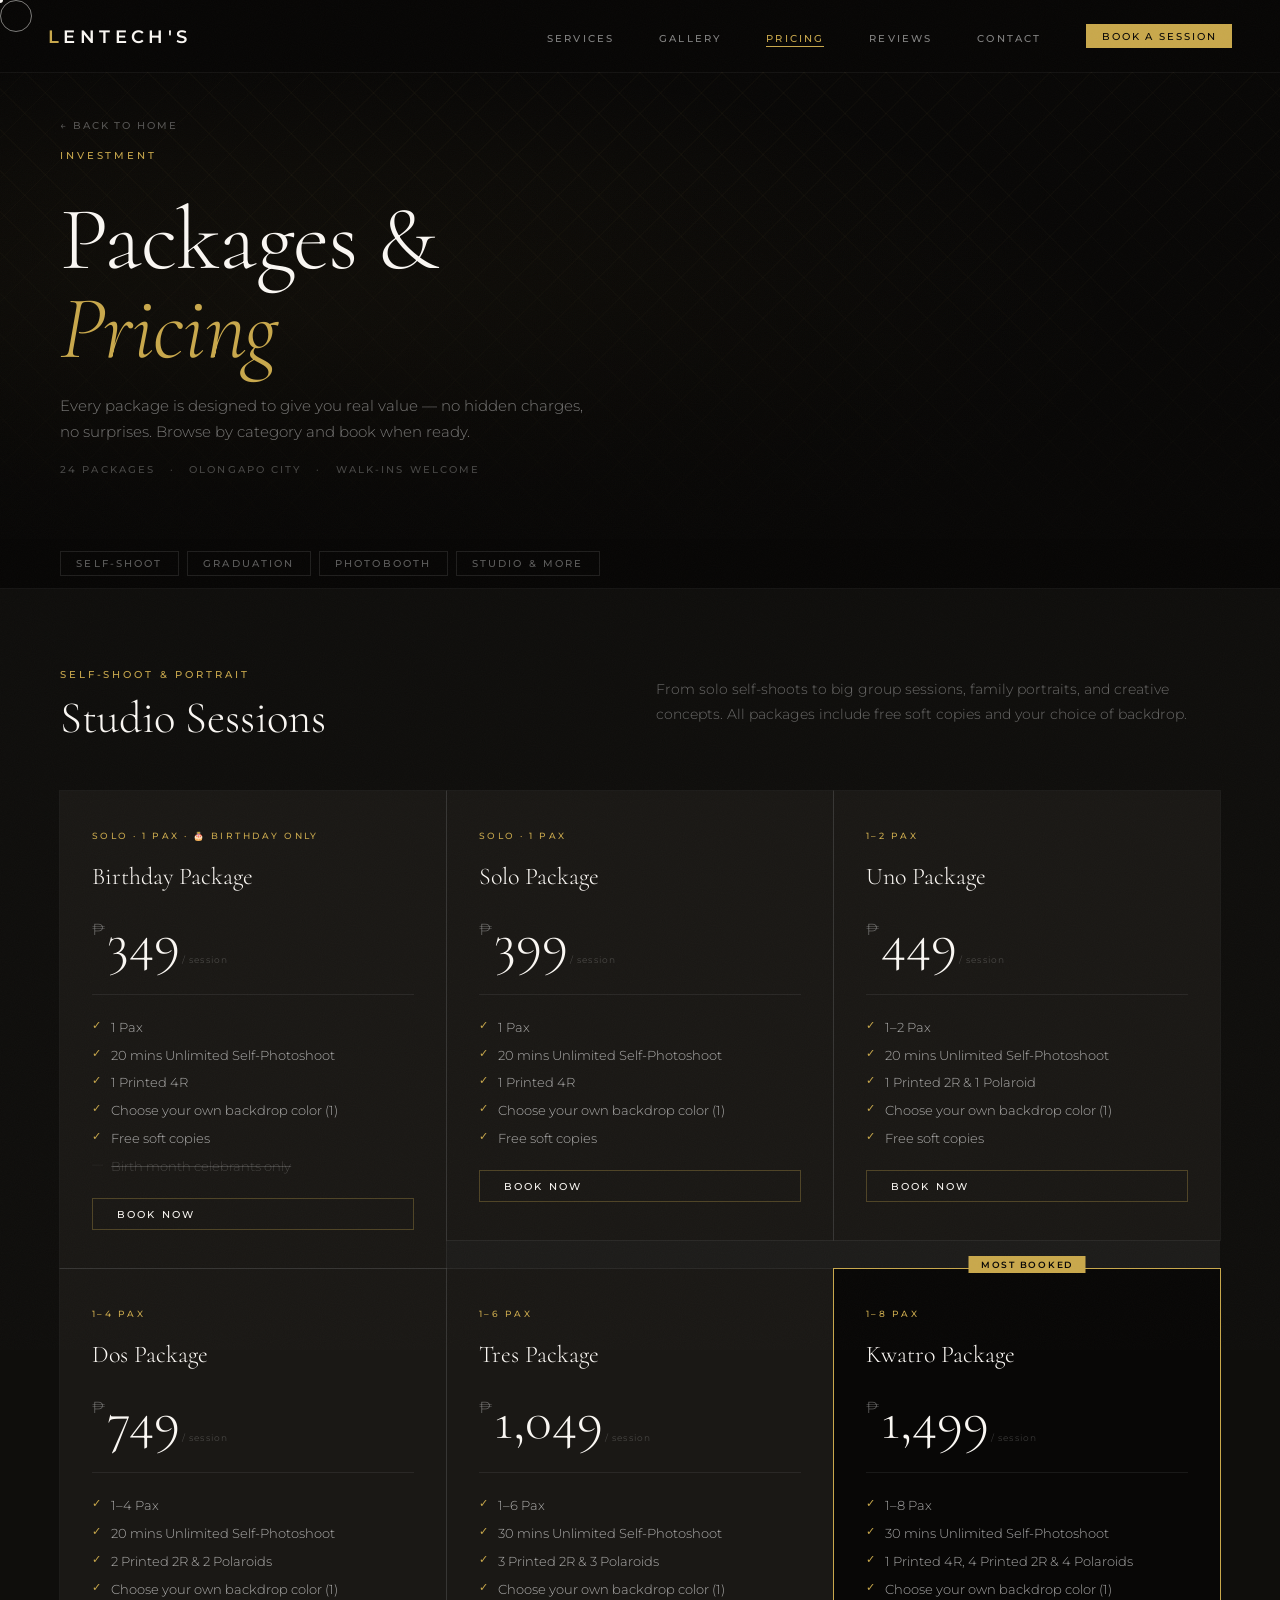
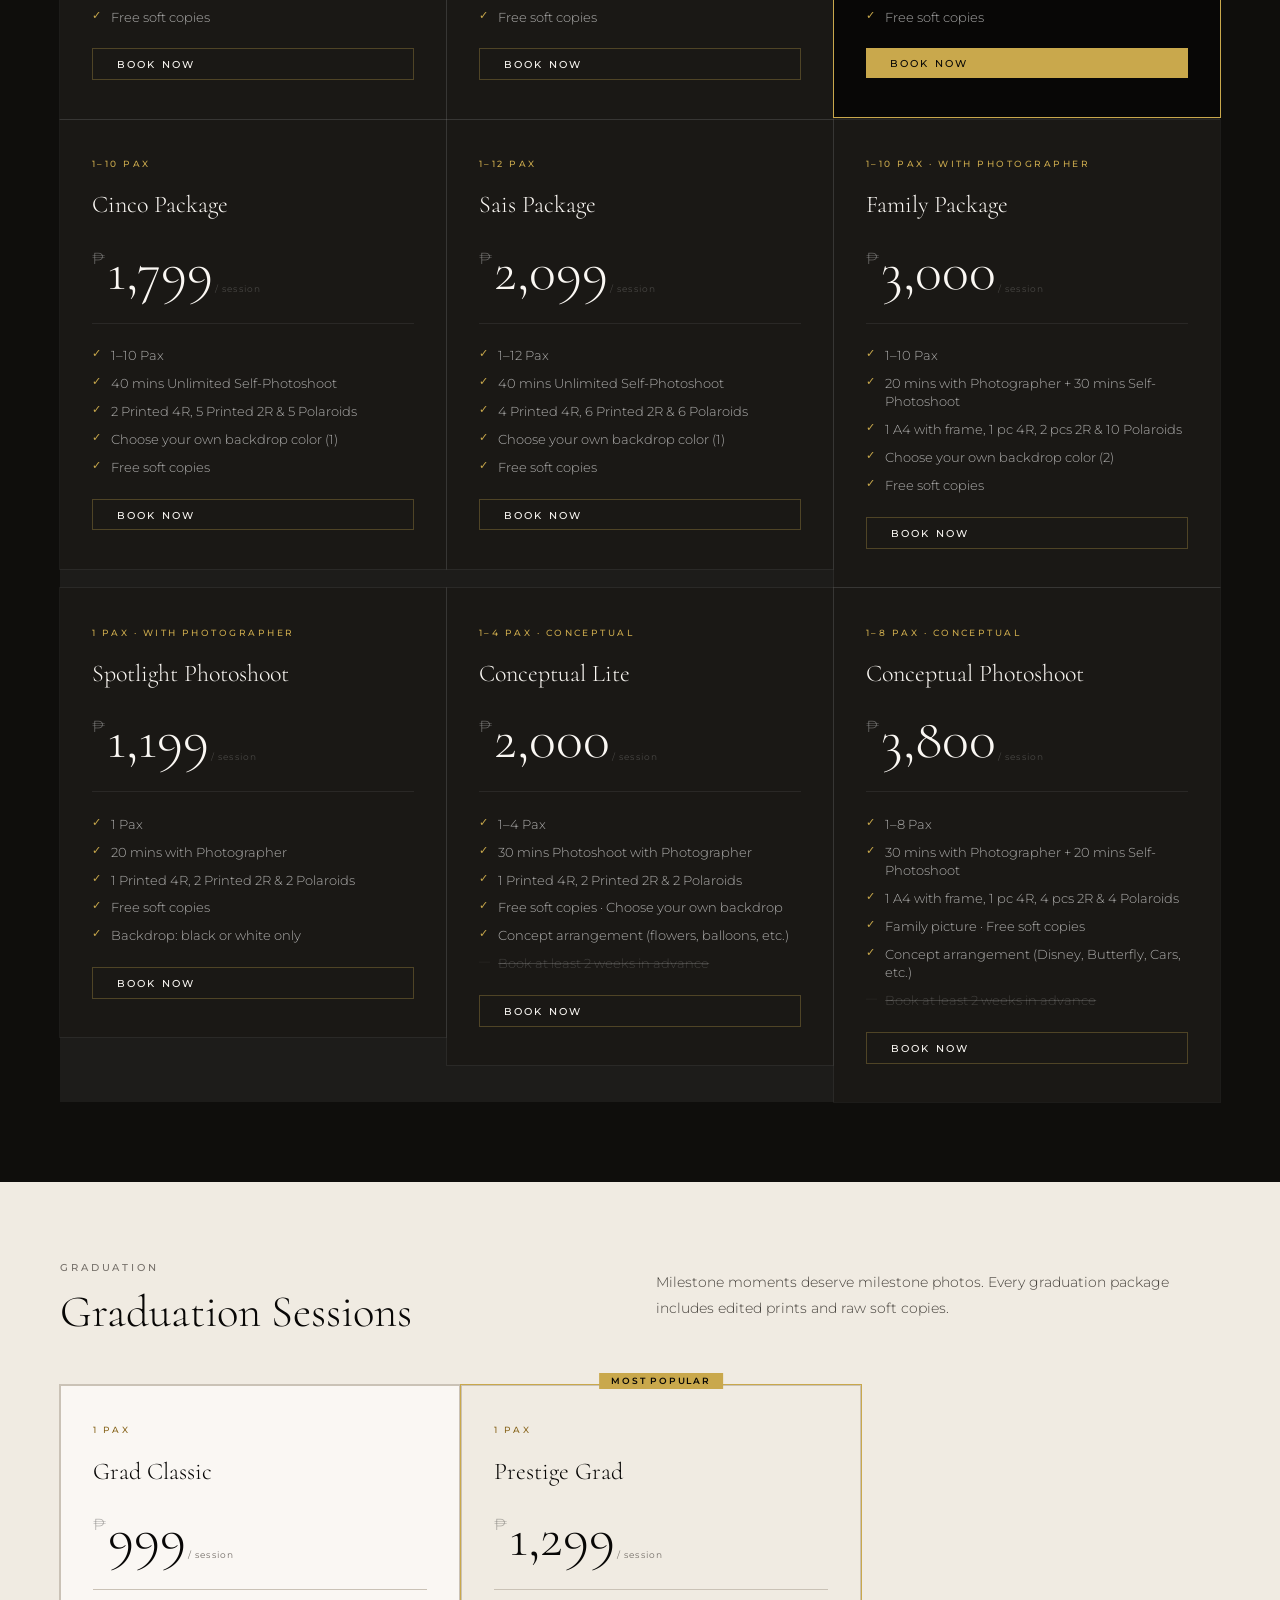
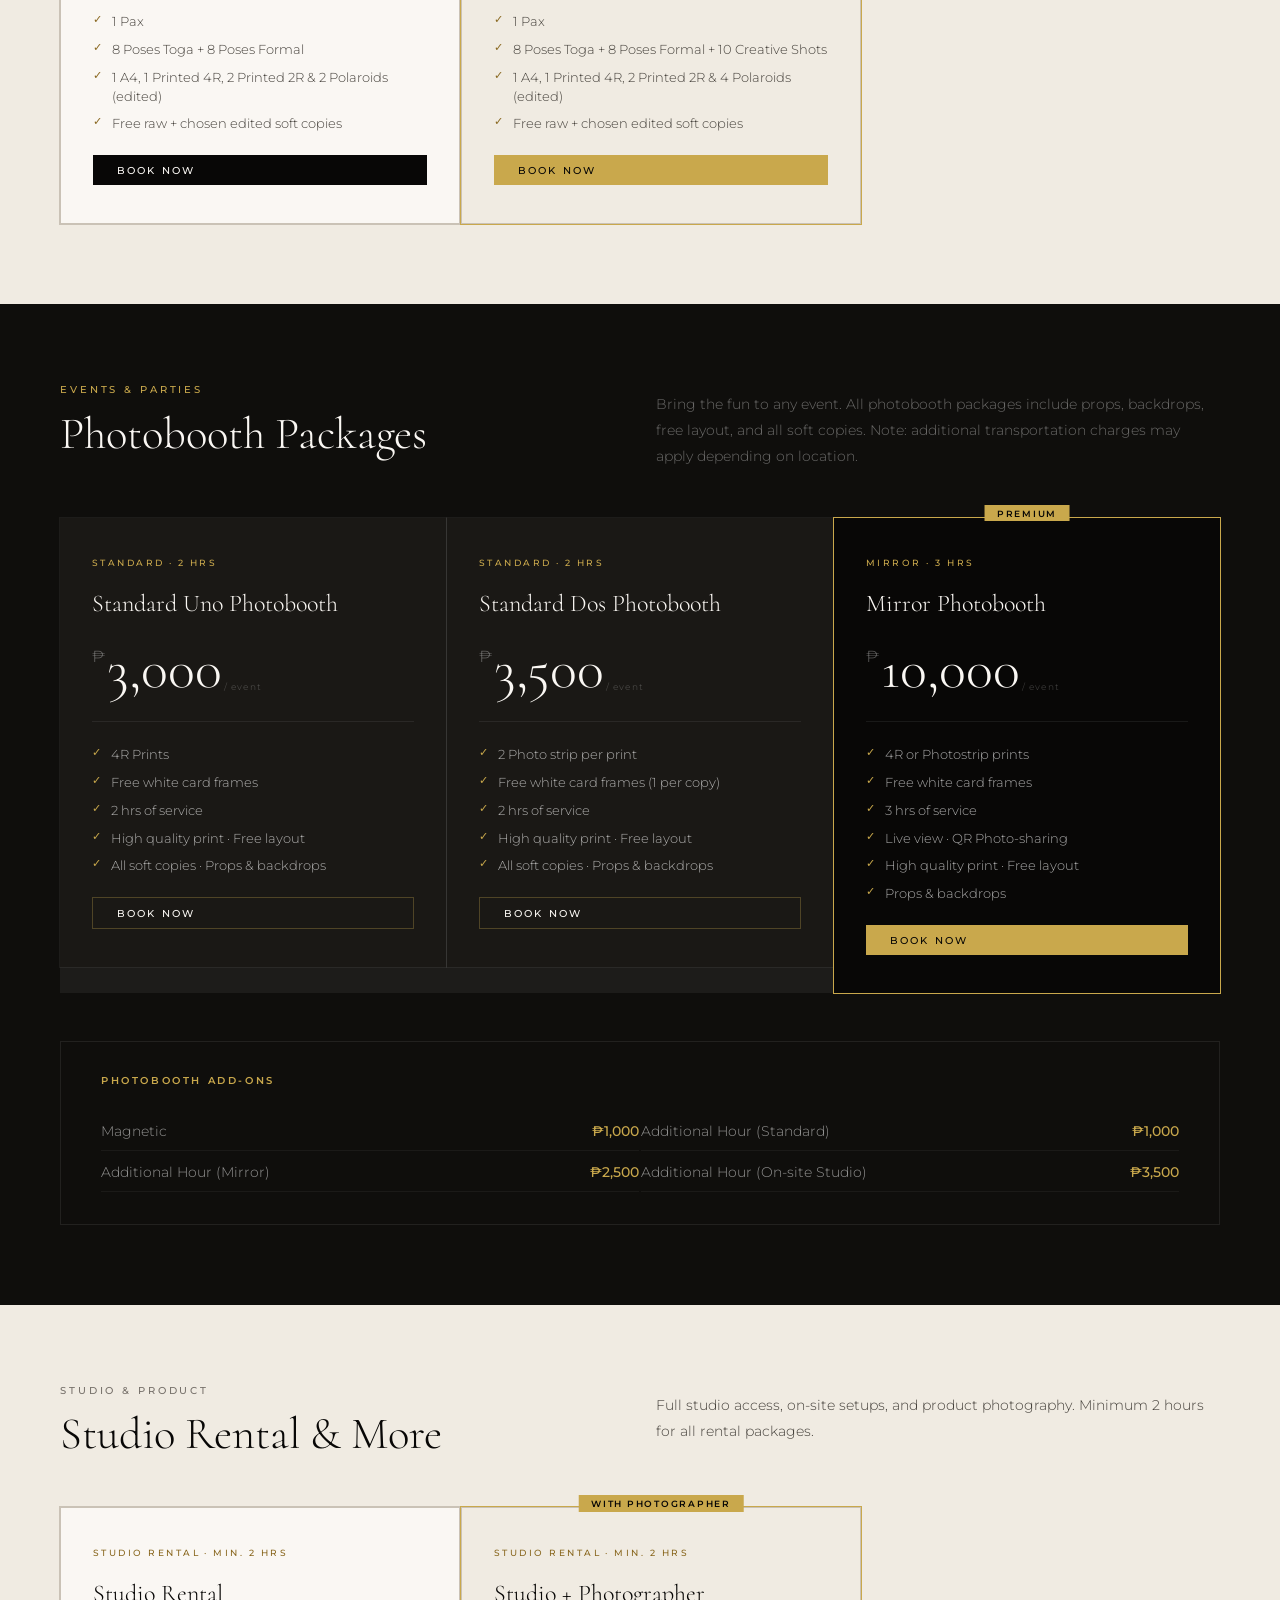
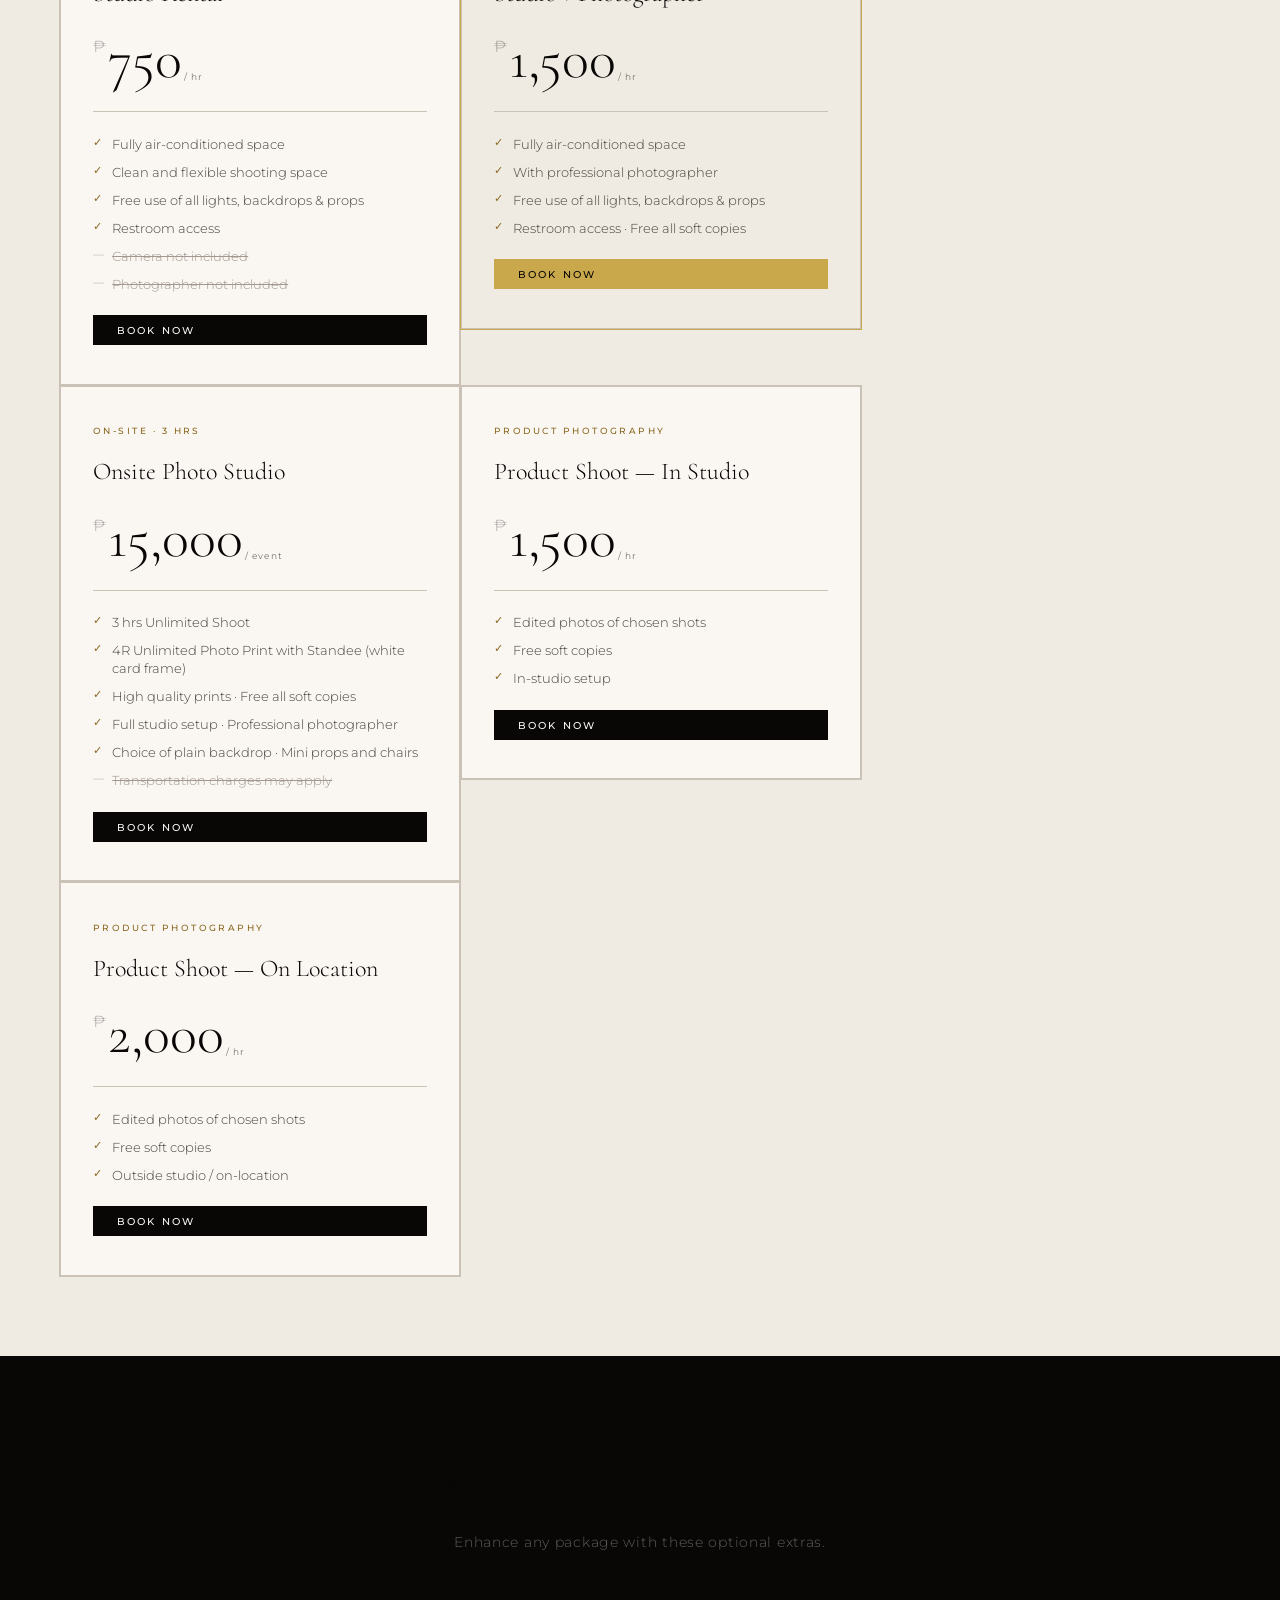
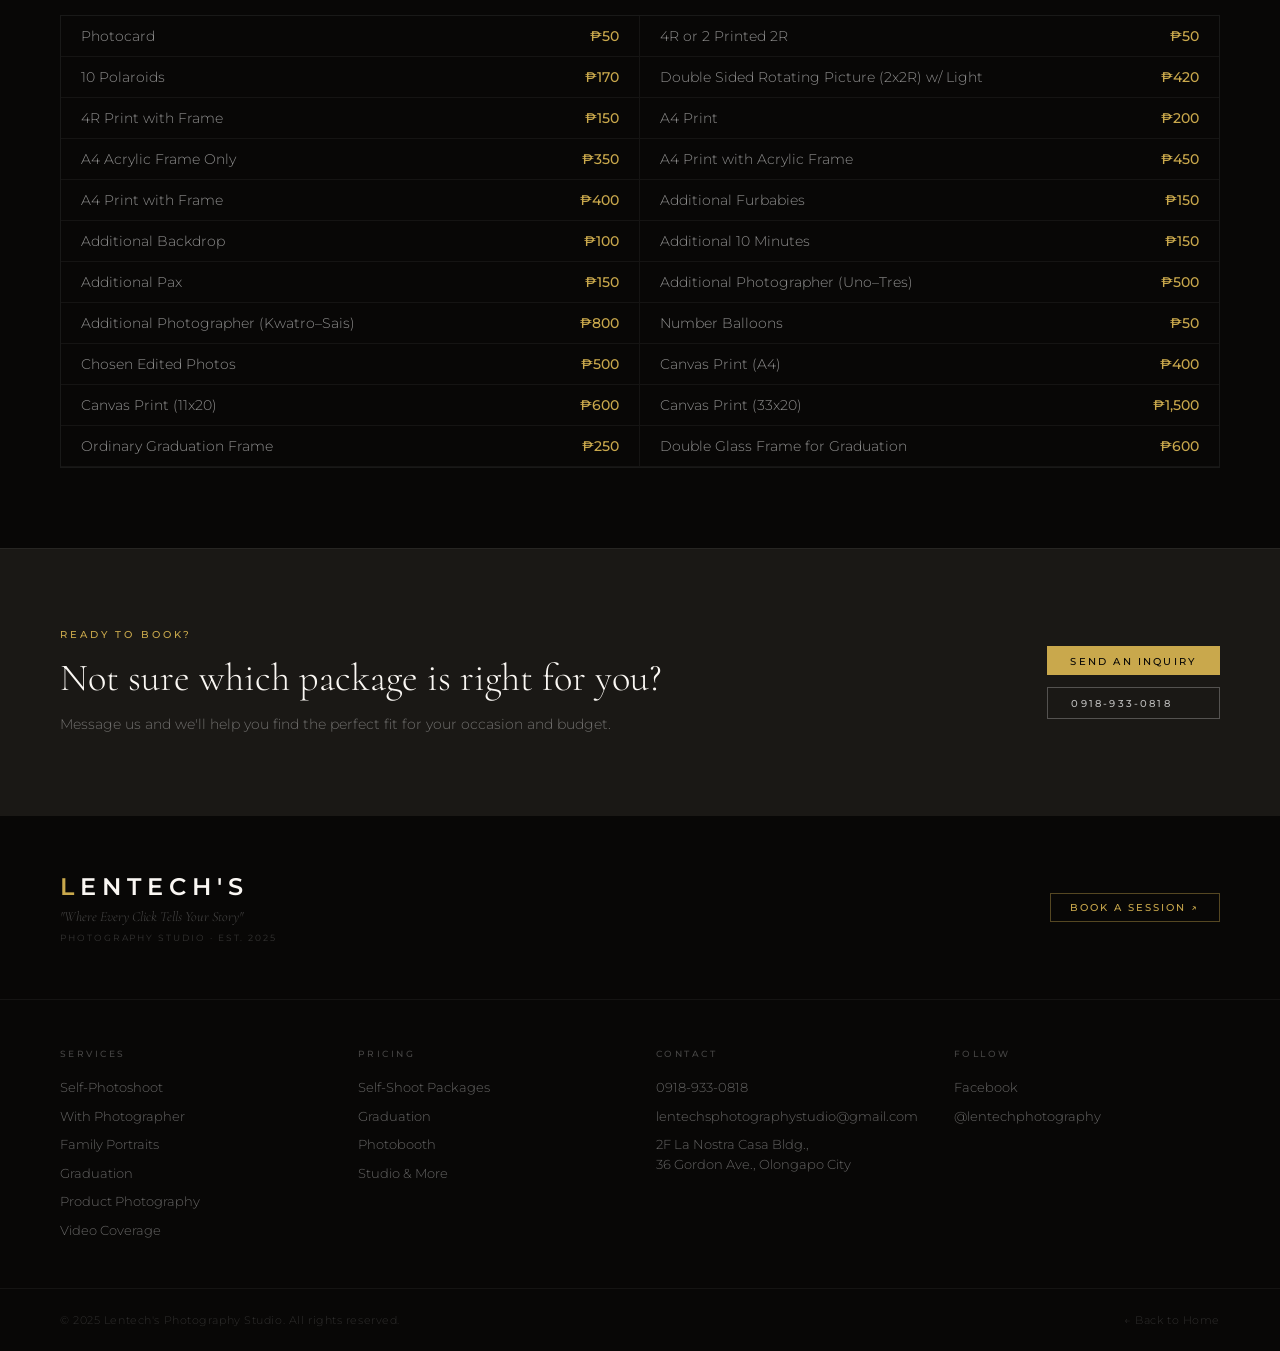
<file: pricing.html>
<!DOCTYPE html>
<html lang="en">
<head>
  <meta charset="UTF-8"/>
  <meta name="viewport" content="width=device-width, initial-scale=1.0"/>
  <meta name="description" content="Lentech's Photography Studio — Full Packages & Pricing. Self-shoots, graduation, photobooth, studio rental, and more in Olongapo City."/>
  <title>Packages & Pricing — Lentech's Photography Studio</title>
  <link rel="preconnect" href="https://fonts.googleapis.com"/>
  <link rel="preconnect" href="https://fonts.gstatic.com" crossorigin/>
  <link href="https://fonts.googleapis.com/css2?family=Cormorant:ital,wght@0,300;0,400;1,300;1,400&family=Cormorant+Garamond:ital,wght@0,300;0,400;1,300&family=Montserrat:wght@300;400;500;600&display=swap" rel="stylesheet"/>
  <link rel="stylesheet" href="style.css"/>
  <link rel="stylesheet" href="pricing.css"/>
</head>
<body class="pricing-page">

<div class="grain" aria-hidden="true"></div>

<!-- NAV -->
<nav class="nav scrolled" id="nav">
  <a href="index.html" class="nav__logo">
    <span class="nav__logo-l">L</span><span class="nav__logo-rest">ENTECH'S</span>
  </a>
  <ul class="nav__links" role="list">
    <li><a href="index.html#services"  class="nav__link">Services</a></li>
    <li><a href="index.html#gallery"   class="nav__link">Gallery</a></li>
    <li><a href="pricing.html"         class="nav__link active">Pricing</a></li>
    <li><a href="index.html#testimonials" class="nav__link">Reviews</a></li>
    <li><a href="index.html#contact"   class="nav__link">Contact</a></li>
  </ul>
  <a href="index.html#contact" class="nav__book">Book a Session</a>
  <button class="nav__hamburger" id="hamburger" aria-label="Open menu" aria-expanded="false">
    <span class="nav__ham-line"></span>
    <span class="nav__ham-line"></span>
    <span class="nav__ham-line nav__ham-line--short"></span>
  </button>
</nav>

<!-- MOBILE MENU -->
<div class="mobile-menu" id="mobileMenu" aria-hidden="true">
  <div class="mobile-menu__inner">
    <ul role="list">
      <li style="--i:0"><a href="index.html#services"     class="mobile-link">Services</a></li>
      <li style="--i:1"><a href="index.html#gallery"      class="mobile-link">Gallery</a></li>
      <li style="--i:2"><a href="pricing.html"            class="mobile-link">Pricing</a></li>
      <li style="--i:3"><a href="index.html#testimonials" class="mobile-link">Reviews</a></li>
      <li style="--i:4"><a href="index.html#contact"      class="mobile-link">Contact</a></li>
    </ul>
    <a href="index.html#contact" class="mobile-menu__cta">Book a Session ↗</a>
    <div class="mobile-menu__info">
      <span>0918-933-0818</span><span>·</span><span>Olongapo City</span>
    </div>
  </div>
</div>

<!-- PAGE HERO -->
<header class="ph">
  <div class="ph__bg" aria-hidden="true"></div>
  <div class="ph__veil" aria-hidden="true"></div>
  <div class="container ph__inner">
    <a href="index.html" class="ph__back">← Back to Home</a>
    <p class="eyebrow eyebrow--gold">Investment</p>
    <h1 class="ph__title">
      <span class="heading__line">Packages &amp;</span>
      <span class="heading__line heading__line--gold-italic">Pricing</span>
    </h1>
    <p class="ph__sub">Every package is designed to give you real value — no hidden charges, no surprises. Browse by category and book when ready.</p>
    <div class="ph__meta">
      <span>24 Packages</span>
      <span aria-hidden="true">·</span>
      <span>Olongapo City</span>
      <span aria-hidden="true">·</span>
      <span>Walk-ins Welcome</span>
    </div>
  </div>
</header>

<!-- MAIN CONTENT -->
<main class="pricing-main">

  <!-- STICKY TABS -->
  <div class="ptabs-wrap" id="ptabsWrap">
    <div class="container">
      <div class="price-tabs" id="priceTabs" role="tablist">
        <button class="ptab active" data-tab="self"  role="tab">Self-Shoot</button>
        <button class="ptab"        data-tab="grad"  role="tab">Graduation</button>
        <button class="ptab"        data-tab="event" role="tab">Photobooth</button>
        <button class="ptab"        data-tab="other" role="tab">Studio &amp; More</button>
      </div>
    </div>
  </div>

  <!-- SELF-SHOOT -->
  <section class="pkg-section" id="tab-self">
    <div class="container">
      <div class="pkg-section__hd">
        <div>
          <p class="eyebrow eyebrow--gold">Self-Shoot &amp; Portrait</p>
          <h2 class="pkg-section__title">Studio Sessions</h2>
        </div>
        <p class="pkg-section__desc">From solo self-shoots to big group sessions, family portraits, and creative concepts. All packages include free soft copies and your choice of backdrop.</p>
      </div>
      <div class="pkg-grid">

        <div class="pc">
          <div class="pc__tag">Solo · 1 Pax · 🎂 Birthday Only</div>
          <h3 class="pc__name">Birthday Package</h3>
          <div class="pc__price"><span class="pc__cur">₱</span><span class="pc__val">349</span><span class="pc__per">/ session</span></div>
          <ul class="pc__list">
            <li class="y">1 Pax</li>
            <li class="y">20 mins Unlimited Self-Photoshoot</li>
            <li class="y">1 Printed 4R</li>
            <li class="y">Choose your own backdrop color (1)</li>
            <li class="y">Free soft copies</li>
            <li class="n">Birth month celebrants only</li>
          </ul>
          <a href="index.html#contact" class="btn btn--outline-gold">Book Now</a>
        </div>

        <div class="pc">
          <div class="pc__tag">Solo · 1 Pax</div>
          <h3 class="pc__name">Solo Package</h3>
          <div class="pc__price"><span class="pc__cur">₱</span><span class="pc__val">399</span><span class="pc__per">/ session</span></div>
          <ul class="pc__list">
            <li class="y">1 Pax</li>
            <li class="y">20 mins Unlimited Self-Photoshoot</li>
            <li class="y">1 Printed 4R</li>
            <li class="y">Choose your own backdrop color (1)</li>
            <li class="y">Free soft copies</li>
          </ul>
          <a href="index.html#contact" class="btn btn--outline-gold">Book Now</a>
        </div>

        <div class="pc">
          <div class="pc__tag">1–2 Pax</div>
          <h3 class="pc__name">Uno Package</h3>
          <div class="pc__price"><span class="pc__cur">₱</span><span class="pc__val">449</span><span class="pc__per">/ session</span></div>
          <ul class="pc__list">
            <li class="y">1–2 Pax</li>
            <li class="y">20 mins Unlimited Self-Photoshoot</li>
            <li class="y">1 Printed 2R &amp; 1 Polaroid</li>
            <li class="y">Choose your own backdrop color (1)</li>
            <li class="y">Free soft copies</li>
          </ul>
          <a href="index.html#contact" class="btn btn--outline-gold">Book Now</a>
        </div>

        <div class="pc">
          <div class="pc__tag">1–4 Pax</div>
          <h3 class="pc__name">Dos Package</h3>
          <div class="pc__price"><span class="pc__cur">₱</span><span class="pc__val">749</span><span class="pc__per">/ session</span></div>
          <ul class="pc__list">
            <li class="y">1–4 Pax</li>
            <li class="y">20 mins Unlimited Self-Photoshoot</li>
            <li class="y">2 Printed 2R &amp; 2 Polaroids</li>
            <li class="y">Choose your own backdrop color (1)</li>
            <li class="y">Free soft copies</li>
          </ul>
          <a href="index.html#contact" class="btn btn--outline-gold">Book Now</a>
        </div>

        <div class="pc">
          <div class="pc__tag">1–6 Pax</div>
          <h3 class="pc__name">Tres Package</h3>
          <div class="pc__price"><span class="pc__cur">₱</span><span class="pc__val">1,049</span><span class="pc__per">/ session</span></div>
          <ul class="pc__list">
            <li class="y">1–6 Pax</li>
            <li class="y">30 mins Unlimited Self-Photoshoot</li>
            <li class="y">3 Printed 2R &amp; 3 Polaroids</li>
            <li class="y">Choose your own backdrop color (1)</li>
            <li class="y">Free soft copies</li>
          </ul>
          <a href="index.html#contact" class="btn btn--outline-gold">Book Now</a>
        </div>

        <div class="pc pc--feat">
          <div class="pc__badge">Most Booked</div>
          <div class="pc__tag">1–8 Pax</div>
          <h3 class="pc__name">Kwatro Package</h3>
          <div class="pc__price"><span class="pc__cur">₱</span><span class="pc__val">1,499</span><span class="pc__per">/ session</span></div>
          <ul class="pc__list">
            <li class="y">1–8 Pax</li>
            <li class="y">30 mins Unlimited Self-Photoshoot</li>
            <li class="y">1 Printed 4R, 4 Printed 2R &amp; 4 Polaroids</li>
            <li class="y">Choose your own backdrop color (1)</li>
            <li class="y">Free soft copies</li>
          </ul>
          <a href="index.html#contact" class="btn btn--gold">Book Now</a>
        </div>

        <div class="pc">
          <div class="pc__tag">1–10 Pax</div>
          <h3 class="pc__name">Cinco Package</h3>
          <div class="pc__price"><span class="pc__cur">₱</span><span class="pc__val">1,799</span><span class="pc__per">/ session</span></div>
          <ul class="pc__list">
            <li class="y">1–10 Pax</li>
            <li class="y">40 mins Unlimited Self-Photoshoot</li>
            <li class="y">2 Printed 4R, 5 Printed 2R &amp; 5 Polaroids</li>
            <li class="y">Choose your own backdrop color (1)</li>
            <li class="y">Free soft copies</li>
          </ul>
          <a href="index.html#contact" class="btn btn--outline-gold">Book Now</a>
        </div>

        <div class="pc">
          <div class="pc__tag">1–12 Pax</div>
          <h3 class="pc__name">Sais Package</h3>
          <div class="pc__price"><span class="pc__cur">₱</span><span class="pc__val">2,099</span><span class="pc__per">/ session</span></div>
          <ul class="pc__list">
            <li class="y">1–12 Pax</li>
            <li class="y">40 mins Unlimited Self-Photoshoot</li>
            <li class="y">4 Printed 4R, 6 Printed 2R &amp; 6 Polaroids</li>
            <li class="y">Choose your own backdrop color (1)</li>
            <li class="y">Free soft copies</li>
          </ul>
          <a href="index.html#contact" class="btn btn--outline-gold">Book Now</a>
        </div>

        <div class="pc">
          <div class="pc__tag">1–10 Pax · With Photographer</div>
          <h3 class="pc__name">Family Package</h3>
          <div class="pc__price"><span class="pc__cur">₱</span><span class="pc__val">3,000</span><span class="pc__per">/ session</span></div>
          <ul class="pc__list">
            <li class="y">1–10 Pax</li>
            <li class="y">20 mins with Photographer + 30 mins Self-Photoshoot</li>
            <li class="y">1 A4 with frame, 1 pc 4R, 2 pcs 2R &amp; 10 Polaroids</li>
            <li class="y">Choose your own backdrop color (2)</li>
            <li class="y">Free soft copies</li>
          </ul>
          <a href="index.html#contact" class="btn btn--outline-gold">Book Now</a>
        </div>

        <div class="pc">
          <div class="pc__tag">1 Pax · With Photographer</div>
          <h3 class="pc__name">Spotlight Photoshoot</h3>
          <div class="pc__price"><span class="pc__cur">₱</span><span class="pc__val">1,199</span><span class="pc__per">/ session</span></div>
          <ul class="pc__list">
            <li class="y">1 Pax</li>
            <li class="y">20 mins with Photographer</li>
            <li class="y">1 Printed 4R, 2 Printed 2R &amp; 2 Polaroids</li>
            <li class="y">Free soft copies</li>
            <li class="y">Backdrop: black or white only</li>
          </ul>
          <a href="index.html#contact" class="btn btn--outline-gold">Book Now</a>
        </div>

        <div class="pc">
          <div class="pc__tag">1–4 Pax · Conceptual</div>
          <h3 class="pc__name">Conceptual Lite</h3>
          <div class="pc__price"><span class="pc__cur">₱</span><span class="pc__val">2,000</span><span class="pc__per">/ session</span></div>
          <ul class="pc__list">
            <li class="y">1–4 Pax</li>
            <li class="y">30 mins Photoshoot with Photographer</li>
            <li class="y">1 Printed 4R, 2 Printed 2R &amp; 2 Polaroids</li>
            <li class="y">Free soft copies · Choose your own backdrop</li>
            <li class="y">Concept arrangement (flowers, balloons, etc.)</li>
            <li class="n">Book at least 2 weeks in advance</li>
          </ul>
          <a href="index.html#contact" class="btn btn--outline-gold">Book Now</a>
        </div>

        <div class="pc">
          <div class="pc__tag">1–8 Pax · Conceptual</div>
          <h3 class="pc__name">Conceptual Photoshoot</h3>
          <div class="pc__price"><span class="pc__cur">₱</span><span class="pc__val">3,800</span><span class="pc__per">/ session</span></div>
          <ul class="pc__list">
            <li class="y">1–8 Pax</li>
            <li class="y">30 mins with Photographer + 20 mins Self-Photoshoot</li>
            <li class="y">1 A4 with frame, 1 pc 4R, 4 pcs 2R &amp; 4 Polaroids</li>
            <li class="y">Family picture · Free soft copies</li>
            <li class="y">Concept arrangement (Disney, Butterfly, Cars, etc.)</li>
            <li class="n">Book at least 2 weeks in advance</li>
          </ul>
          <a href="index.html#contact" class="btn btn--outline-gold">Book Now</a>
        </div>

      </div><!-- /pkg-grid -->
    </div>
  </section>

  <!-- GRADUATION -->
  <section class="pkg-section pkg-section--alt" id="tab-grad">
    <div class="container">
      <div class="pkg-section__hd">
        <div>
          <p class="eyebrow">Graduation</p>
          <h2 class="pkg-section__title pkg-section__title--dark">Graduation Sessions</h2>
        </div>
        <p class="pkg-section__desc pkg-section__desc--dark">Milestone moments deserve milestone photos. Every graduation package includes edited prints and raw soft copies.</p>
      </div>
      <div class="pkg-grid pkg-grid--light">

        <div class="pc pc--light">
          <div class="pc__tag pc__tag--dark">1 Pax</div>
          <h3 class="pc__name pc__name--dark">Grad Classic</h3>
          <div class="pc__price pc__price--dark"><span class="pc__cur pc__cur--dark">₱</span><span class="pc__val pc__val--dark">999</span><span class="pc__per pc__per--dark">/ session</span></div>
          <ul class="pc__list">
            <li class="y">1 Pax</li>
            <li class="y">8 Poses Toga + 8 Poses Formal</li>
            <li class="y">1 A4, 1 Printed 4R, 2 Printed 2R &amp; 2 Polaroids (edited)</li>
            <li class="y">Free raw + chosen edited soft copies</li>
          </ul>
          <a href="index.html#contact" class="btn btn--dark">Book Now</a>
        </div>

        <div class="pc pc--light pc--feat-light">
          <div class="pc__badge">Most Popular</div>
          <div class="pc__tag pc__tag--dark">1 Pax</div>
          <h3 class="pc__name pc__name--dark">Prestige Grad</h3>
          <div class="pc__price pc__price--dark"><span class="pc__cur pc__cur--dark">₱</span><span class="pc__val pc__val--dark">1,299</span><span class="pc__per pc__per--dark">/ session</span></div>
          <ul class="pc__list">
            <li class="y">1 Pax</li>
            <li class="y">8 Poses Toga + 8 Poses Formal + 10 Creative Shots</li>
            <li class="y">1 A4, 1 Printed 4R, 2 Printed 2R &amp; 4 Polaroids (edited)</li>
            <li class="y">Free raw + chosen edited soft copies</li>
          </ul>
          <a href="index.html#contact" class="btn btn--gold">Book Now</a>
        </div>

      </div>
    </div>
  </section>

  <!-- PHOTOBOOTH -->
  <section class="pkg-section" id="tab-event">
    <div class="container">
      <div class="pkg-section__hd">
        <div>
          <p class="eyebrow eyebrow--gold">Events &amp; Parties</p>
          <h2 class="pkg-section__title">Photobooth Packages</h2>
        </div>
        <p class="pkg-section__desc">Bring the fun to any event. All photobooth packages include props, backdrops, free layout, and all soft copies. Note: additional transportation charges may apply depending on location.</p>
      </div>
      <div class="pkg-grid">

        <div class="pc">
          <div class="pc__tag">Standard · 2 hrs</div>
          <h3 class="pc__name">Standard Uno Photobooth</h3>
          <div class="pc__price"><span class="pc__cur">₱</span><span class="pc__val">3,000</span><span class="pc__per">/ event</span></div>
          <ul class="pc__list">
            <li class="y">4R Prints</li>
            <li class="y">Free white card frames</li>
            <li class="y">2 hrs of service</li>
            <li class="y">High quality print · Free layout</li>
            <li class="y">All soft copies · Props &amp; backdrops</li>
          </ul>
          <a href="index.html#contact" class="btn btn--outline-gold">Book Now</a>
        </div>

        <div class="pc">
          <div class="pc__tag">Standard · 2 hrs</div>
          <h3 class="pc__name">Standard Dos Photobooth</h3>
          <div class="pc__price"><span class="pc__cur">₱</span><span class="pc__val">3,500</span><span class="pc__per">/ event</span></div>
          <ul class="pc__list">
            <li class="y">2 Photo strip per print</li>
            <li class="y">Free white card frames (1 per copy)</li>
            <li class="y">2 hrs of service</li>
            <li class="y">High quality print · Free layout</li>
            <li class="y">All soft copies · Props &amp; backdrops</li>
          </ul>
          <a href="index.html#contact" class="btn btn--outline-gold">Book Now</a>
        </div>

        <div class="pc pc--feat">
          <div class="pc__badge">Premium</div>
          <div class="pc__tag">Mirror · 3 hrs</div>
          <h3 class="pc__name">Mirror Photobooth</h3>
          <div class="pc__price"><span class="pc__cur">₱</span><span class="pc__val">10,000</span><span class="pc__per">/ event</span></div>
          <ul class="pc__list">
            <li class="y">4R or Photostrip prints</li>
            <li class="y">Free white card frames</li>
            <li class="y">3 hrs of service</li>
            <li class="y">Live view · QR Photo-sharing</li>
            <li class="y">High quality print · Free layout</li>
            <li class="y">Props &amp; backdrops</li>
          </ul>
          <a href="index.html#contact" class="btn btn--gold">Book Now</a>
        </div>

      </div>

      <!-- Add-ons table -->
      <div class="addon-table">
        <h3 class="addon-table__title">Photobooth Add-Ons</h3>
        <div class="addon-table__grid">
          <div class="addon-row"><span>Magnetic</span><span>₱1,000</span></div>
          <div class="addon-row"><span>Additional Hour (Standard)</span><span>₱1,000</span></div>
          <div class="addon-row"><span>Additional Hour (Mirror)</span><span>₱2,500</span></div>
          <div class="addon-row"><span>Additional Hour (On-site Studio)</span><span>₱3,500</span></div>
        </div>
      </div>

    </div>
  </section>

  <!-- STUDIO & MORE -->
  <section class="pkg-section pkg-section--alt" id="tab-other">
    <div class="container">
      <div class="pkg-section__hd">
        <div>
          <p class="eyebrow">Studio &amp; Product</p>
          <h2 class="pkg-section__title pkg-section__title--dark">Studio Rental &amp; More</h2>
        </div>
        <p class="pkg-section__desc pkg-section__desc--dark">Full studio access, on-site setups, and product photography. Minimum 2 hours for all rental packages.</p>
      </div>
      <div class="pkg-grid pkg-grid--light">

        <div class="pc pc--light">
          <div class="pc__tag pc__tag--dark">Studio Rental · Min. 2 hrs</div>
          <h3 class="pc__name pc__name--dark">Studio Rental</h3>
          <div class="pc__price pc__price--dark"><span class="pc__cur pc__cur--dark">₱</span><span class="pc__val pc__val--dark">750</span><span class="pc__per pc__per--dark">/ hr</span></div>
          <ul class="pc__list">
            <li class="y">Fully air-conditioned space</li>
            <li class="y">Clean and flexible shooting space</li>
            <li class="y">Free use of all lights, backdrops &amp; props</li>
            <li class="y">Restroom access</li>
            <li class="n">Camera not included</li>
            <li class="n">Photographer not included</li>
          </ul>
          <a href="index.html#contact" class="btn btn--dark">Book Now</a>
        </div>

        <div class="pc pc--light pc--feat-light">
          <div class="pc__badge">With Photographer</div>
          <div class="pc__tag pc__tag--dark">Studio Rental · Min. 2 hrs</div>
          <h3 class="pc__name pc__name--dark">Studio + Photographer</h3>
          <div class="pc__price pc__price--dark"><span class="pc__cur pc__cur--dark">₱</span><span class="pc__val pc__val--dark">1,500</span><span class="pc__per pc__per--dark">/ hr</span></div>
          <ul class="pc__list">
            <li class="y">Fully air-conditioned space</li>
            <li class="y">With professional photographer</li>
            <li class="y">Free use of all lights, backdrops &amp; props</li>
            <li class="y">Restroom access · Free all soft copies</li>
          </ul>
          <a href="index.html#contact" class="btn btn--gold">Book Now</a>
        </div>

        <div class="pc pc--light">
          <div class="pc__tag pc__tag--dark">On-Site · 3 hrs</div>
          <h3 class="pc__name pc__name--dark">Onsite Photo Studio</h3>
          <div class="pc__price pc__price--dark"><span class="pc__cur pc__cur--dark">₱</span><span class="pc__val pc__val--dark">15,000</span><span class="pc__per pc__per--dark">/ event</span></div>
          <ul class="pc__list">
            <li class="y">3 hrs Unlimited Shoot</li>
            <li class="y">4R Unlimited Photo Print with Standee (white card frame)</li>
            <li class="y">High quality prints · Free all soft copies</li>
            <li class="y">Full studio setup · Professional photographer</li>
            <li class="y">Choice of plain backdrop · Mini props and chairs</li>
            <li class="n">Transportation charges may apply</li>
          </ul>
          <a href="index.html#contact" class="btn btn--dark">Book Now</a>
        </div>

        <div class="pc pc--light">
          <div class="pc__tag pc__tag--dark">Product Photography</div>
          <h3 class="pc__name pc__name--dark">Product Shoot — In Studio</h3>
          <div class="pc__price pc__price--dark"><span class="pc__cur pc__cur--dark">₱</span><span class="pc__val pc__val--dark">1,500</span><span class="pc__per pc__per--dark">/ hr</span></div>
          <ul class="pc__list">
            <li class="y">Edited photos of chosen shots</li>
            <li class="y">Free soft copies</li>
            <li class="y">In-studio setup</li>
          </ul>
          <a href="index.html#contact" class="btn btn--dark">Book Now</a>
        </div>

        <div class="pc pc--light">
          <div class="pc__tag pc__tag--dark">Product Photography</div>
          <h3 class="pc__name pc__name--dark">Product Shoot — On Location</h3>
          <div class="pc__price pc__price--dark"><span class="pc__cur pc__cur--dark">₱</span><span class="pc__val pc__val--dark">2,000</span><span class="pc__per pc__per--dark">/ hr</span></div>
          <ul class="pc__list">
            <li class="y">Edited photos of chosen shots</li>
            <li class="y">Free soft copies</li>
            <li class="y">Outside studio / on-location</li>
          </ul>
          <a href="index.html#contact" class="btn btn--dark">Book Now</a>
        </div>

      </div>
    </div>
  </section>

  <!-- ADD-ONS -->
  <section class="addons-section">
    <div class="container">
      <div class="section-header">
        <p class="eyebrow js-reveal">Customize Your Session</p>
        <h2 class="heading js-reveal"><span class="heading__line">À La Carte Add-Ons</span></h2>
        <p class="heading-sub js-reveal">Enhance any package with these optional extras.</p>
      </div>
      <div class="addons-grid js-reveal">
        <div class="addon-row"><span>Photocard</span><span>₱50</span></div>
        <div class="addon-row"><span>4R or 2 Printed 2R</span><span>₱50</span></div>
        <div class="addon-row"><span>10 Polaroids</span><span>₱170</span></div>
        <div class="addon-row"><span>Double Sided Rotating Picture (2x2R) w/ Light</span><span>₱420</span></div>
        <div class="addon-row"><span>4R Print with Frame</span><span>₱150</span></div>
        <div class="addon-row"><span>A4 Print</span><span>₱200</span></div>
        <div class="addon-row"><span>A4 Acrylic Frame Only</span><span>₱350</span></div>
        <div class="addon-row"><span>A4 Print with Acrylic Frame</span><span>₱450</span></div>
        <div class="addon-row"><span>A4 Print with Frame</span><span>₱400</span></div>
        <div class="addon-row"><span>Additional Furbabies</span><span>₱150</span></div>
        <div class="addon-row"><span>Additional Backdrop</span><span>₱100</span></div>
        <div class="addon-row"><span>Additional 10 Minutes</span><span>₱150</span></div>
        <div class="addon-row"><span>Additional Pax</span><span>₱150</span></div>
        <div class="addon-row"><span>Additional Photographer (Uno–Tres)</span><span>₱500</span></div>
        <div class="addon-row"><span>Additional Photographer (Kwatro–Sais)</span><span>₱800</span></div>
        <div class="addon-row"><span>Number Balloons</span><span>₱50</span></div>
        <div class="addon-row"><span>Chosen Edited Photos</span><span>₱500</span></div>
        <div class="addon-row"><span>Canvas Print (A4)</span><span>₱400</span></div>
        <div class="addon-row"><span>Canvas Print (11x20)</span><span>₱600</span></div>
        <div class="addon-row"><span>Canvas Print (33x20)</span><span>₱1,500</span></div>
        <div class="addon-row"><span>Ordinary Graduation Frame</span><span>₱250</span></div>
        <div class="addon-row"><span>Double Glass Frame for Graduation</span><span>₱600</span></div>
      </div>
    </div>
  </section>

  <!-- BOTTOM CTA -->
  <section class="pricing-cta">
    <div class="container pricing-cta__inner">
      <div>
        <p class="eyebrow eyebrow--gold">Ready to Book?</p>
        <h2 class="pricing-cta__heading">Not sure which package is right for you?</h2>
        <p class="pricing-cta__sub">Message us and we'll help you find the perfect fit for your occasion and budget.</p>
      </div>
      <div class="pricing-cta__btns">
        <a href="index.html#contact" class="btn btn--gold">Send an Inquiry</a>
        <a href="tel:09189330818" class="btn btn--outline-light">0918-933-0818</a>
      </div>
    </div>
  </section>

</main>

<!-- FOOTER -->
<footer class="footer">
  <div class="footer__top">
    <div class="container footer__top-in">
      <div class="footer__brand">
        <span class="footer__logo"><span class="footer__logo-l">L</span>ENTECH'S</span>
        <p><em>"Where Every Click Tells Your Story"</em></p>
        <span class="footer__est">Photography Studio · Est. 2025</span>
      </div>
      <a href="index.html#contact" class="footer__book">Book a Session ↗</a>
    </div>
  </div>
  <div class="footer__mid">
    <div class="container footer__mid-in">
      <div class="fc"><strong>Services</strong><ul>
        <li><a href="index.html#services">Self-Photoshoot</a></li>
        <li><a href="index.html#services">With Photographer</a></li>
        <li><a href="index.html#services">Family Portraits</a></li>
        <li><a href="index.html#services">Graduation</a></li>
        <li><a href="index.html#services">Product Photography</a></li>
        <li><a href="index.html#services">Video Coverage</a></li>
      </ul></div>
      <div class="fc"><strong>Pricing</strong><ul>
        <li><a href="pricing.html#tab-self">Self-Shoot Packages</a></li>
        <li><a href="pricing.html#tab-grad">Graduation</a></li>
        <li><a href="pricing.html#tab-event">Photobooth</a></li>
        <li><a href="pricing.html#tab-other">Studio &amp; More</a></li>
      </ul></div>
      <div class="fc"><strong>Contact</strong><ul>
        <li><a href="tel:09189330818">0918-933-0818</a></li>
        <li><a href="mailto:lentechsphotographystudio@gmail.com">lentechsphotographystudio@gmail.com</a></li>
        <li>2F La Nostra Casa Bldg.,<br/>36 Gordon Ave., Olongapo City</li>
      </ul></div>
      <div class="fc"><strong>Follow</strong><ul>
        <li><a href="https://facebook.com/lentechsphotographystudio" target="_blank" rel="noopener">Facebook</a></li>
        <li><a href="https://instagram.com/lentechphotography" target="_blank" rel="noopener">@lentechphotography</a></li>
      </ul></div>
    </div>
  </div>
  <div class="footer__btm">
    <div class="container footer__btm-in">
      <p>© 2025 Lentech's Photography Studio. All rights reserved.</p>
      <p><a href="index.html">← Back to Home</a></p>
    </div>
  </div>
</footer>

<script src="pricing.js"></script>
</body>
</html>
</file>
<file: style.css>
/* =========================================
   LENTECH'S PHOTOGRAPHY STUDIO — v4
   style.css  |  Premium / LV-inspired
   ========================================= */

/* ─── 1. RESET & TOKENS ─────────────────── */
*, *::before, *::after { box-sizing: border-box; margin: 0; padding: 0; }

:root {
  --black:   #080706;
  --dark:    #0f0e0c;
  --coal:    #1a1815;
  --mid:     #45413b;
  --warm:    #76706a;
  --stone:   #a29890;
  --sand:    #cac2b6;
  --cream:   #f0ebe2;
  --off:     #faf7f3;
  --gold:    #c9a84c;
  --gold2:   #e4c87a;
  --gold3:   #8a6820;

  --ff-serif: 'Cormorant', 'Cormorant Garamond', Georgia, serif;
  --ff-sans:  'Montserrat', system-ui, sans-serif;

  --ease:  cubic-bezier(0.16, 1, 0.3, 1);
  --ease2: cubic-bezier(0.76, 0, 0.24, 1);
}

html { font-size: 16px; overflow-x: hidden; scroll-behavior: smooth; }
body {
  font-family: var(--ff-sans);
  font-weight: 300;
  color: var(--coal);
  background: var(--off);
  overflow-x: hidden;
  cursor: none;
}
@media (hover: none) { body { cursor: auto; } }
img  { display: block; max-width: 100%; object-fit: cover; }
a    { text-decoration: none; color: inherit; }
ul   { list-style: none; }
button { border: none; background: none; font-family: inherit; cursor: none; }
em   { font-style: italic; }

/* ─── 2. GRAIN ───────────────────────────── */
.grain {
  position: fixed; inset: -50%; width: 200%; height: 200%;
  z-index: 9900; pointer-events: none; opacity: .025;
  background-image: url("data:image/svg+xml,%3Csvg viewBox='0 0 200 200' xmlns='http://www.w3.org/2000/svg'%3E%3Cfilter id='n'%3E%3CfeTurbulence type='fractalNoise' baseFrequency='0.85' numOctaves='4' stitchTiles='stitch'/%3E%3C/filter%3E%3Crect width='100%25' height='100%25' filter='url(%23n)'/%3E%3C/svg%3E");
  background-size: 180px;
  animation: grain .45s steps(1) infinite;
}
@keyframes grain {
  0%  { transform: translate(0,0); }
  25% { transform: translate(-3%,-4%); }
  50% { transform: translate(4%, 3%); }
  75% { transform: translate(-2%, 5%); }
}

/* ─── 3. CURSOR ──────────────────────────── */
.cursor {
  position: fixed; top: 0; left: 0; z-index: 9800;
  pointer-events: none; transform: translate(-50%, -50%);
  mix-blend-mode: difference;
}
.cursor__dot {
  width: 6px; height: 6px; background: var(--off);
  border-radius: 50%; position: absolute;
  top: 50%; left: 50%; transform: translate(-50%,-50%);
  transition: transform .15s var(--ease), opacity .2s;
}
.cursor__ring {
  width: 32px; height: 32px;
  border: 1px solid rgba(250,247,243,.5);
  border-radius: 50%; position: absolute;
  top: 50%; left: 50%;
  transform: translate(-50%,-50%);
  transition: width .3s var(--ease), height .3s var(--ease), border-color .3s;
}
.cursor__label {
  position: absolute; top: 50%; left: 50%;
  transform: translate(-50%,-50%);
  font-family: var(--ff-sans); font-size: 7px;
  font-weight: 500; letter-spacing: .2em;
  color: var(--off); white-space: nowrap;
  opacity: 0; transition: opacity .2s;
  text-transform: uppercase;
}
.cursor.on .cursor__ring  { width: 58px; height: 58px; border-color: var(--gold); }
.cursor.on .cursor__dot   { transform: translate(-50%,-50%) scale(0); opacity: 0; }
.cursor.on .cursor__label { opacity: 1; }
.cursor.click .cursor__ring { transform: translate(-50%,-50%) scale(.8); }
@media (hover: none) { .cursor { display: none; } }

/* ─── 4. SCROLL BAR ──────────────────────── */
#scrollBar {
  position: fixed; top: 0; left: 0; height: 2px;
  background: var(--gold); width: 0%;
  z-index: 9700; pointer-events: none;
}

/* ─── 5. SPLASH ──────────────────────────── */
.splash {
  position: fixed; inset: 0; z-index: 9600;
  background: var(--black);
  display: flex; flex-direction: column;
  align-items: center; justify-content: center;
  overflow: hidden;
  transition: opacity .9s var(--ease2), visibility .9s;
}
.splash.out { opacity: 0; visibility: hidden; pointer-events: none; }

/* LV-style monogram pattern */
.splash__pattern {
  position: absolute; inset: 0;
  opacity: 0;
  background-image:
    radial-gradient(circle at 50% 50%, rgba(201,168,76,.06) 0%, transparent 60%),
    repeating-linear-gradient(45deg,
      transparent 0px, transparent 28px,
      rgba(201,168,76,.04) 28px, rgba(201,168,76,.04) 29px),
    repeating-linear-gradient(-45deg,
      transparent 0px, transparent 28px,
      rgba(201,168,76,.04) 28px, rgba(201,168,76,.04) 29px);
  background-size: 100% 100%, 40px 40px, 40px 40px;
  transition: opacity 1s .2s;
}
.splash.ready .splash__pattern { opacity: 1; }

/* Curtains — split open vertically */
.splash__curtain {
  position: absolute; left: 0; right: 0; height: 50%;
  background: var(--black); z-index: 2;
  transition: transform 1s var(--ease2);
}
.splash__curtain--top { top: 0; transform: translateY(0); }
.splash__curtain--bot { bottom: 0; transform: translateY(0); }
.splash.open .splash__curtain--top { transform: translateY(-102%); }
.splash.open .splash__curtain--bot { transform: translateY(102%); }

/* Center stage */
.splash__stage {
  position: relative; z-index: 3;
  display: flex; flex-direction: column;
  align-items: center; gap: 1.2rem;
  text-align: center;
}

/* Aperture SVG */
.splash__lens {
  width: 160px; height: 160px;
  opacity: 0;
  transition: opacity .6s .2s, transform .8s var(--ease);
  transform: scale(.8) rotate(-30deg);
}
.splash.ready .splash__lens {
  opacity: 1; transform: scale(1) rotate(0deg);
}
.splash__lens svg { width: 100%; height: 100%; }
#apertureBlades {
  transition: transform 1.2s var(--ease2);
  transform-box: fill-box; transform-origin: center;
}
.splash.open #apertureBlades { transform: rotate(30deg); }

/* Logo */
.splash__logo-wrap {
  display: flex; flex-direction: column;
  align-items: center; gap: .5rem;
  opacity: 0; transform: translateY(16px);
  transition: opacity .7s .5s, transform .7s var(--ease) .5s;
}
.splash.ready .splash__logo-wrap { opacity: 1; transform: translateY(0); }
.splash__logo-line {
  width: 120px; height: 1px;
  background: linear-gradient(to right, transparent, var(--gold), transparent);
  transform: scaleX(0);
  transition: transform .8s var(--ease) .8s;
}
.splash.ready .splash__logo-line { transform: scaleX(1); }
.splash__logo-name {
  font-family: var(--ff-sans); font-weight: 600;
  font-size: clamp(2rem, 8vw, 3.5rem);
  letter-spacing: .35em; color: var(--off);
  padding-left: .35em;
}
.splash__logo-l { color: var(--gold); }
.splash__logo-sub {
  font-family: var(--ff-serif); font-weight: 300;
  font-size: .9rem; letter-spacing: .35em;
  text-transform: uppercase; color: var(--stone);
}

.splash__location {
  display: flex; align-items: center; gap: .8rem;
  font-family: var(--ff-sans); font-size: .6rem;
  font-weight: 400; letter-spacing: .3em;
  text-transform: uppercase; color: rgba(255,255,255,.2);
  opacity: 0; transition: opacity .6s 1s;
}
.splash.ready .splash__location { opacity: 1; }
.splash__location-dot { color: var(--gold); font-size: .5rem; }

/* Flash */
.splash__flash {
  position: absolute; inset: 0; z-index: 10;
  background: var(--off); opacity: 0; pointer-events: none;
}
.splash__flash.pop { animation: flashPop .35s ease forwards; }
@keyframes flashPop { 0%{opacity:0} 25%{opacity:.95} 100%{opacity:0} }

/* Footer progress */
.splash__footer {
  position: absolute; bottom: 0; left: 0; right: 0;
  padding: 1.5rem 2rem;
  display: flex; align-items: center; justify-content: space-between;
  z-index: 4;
}
.splash__progress {
  width: 180px; height: 1px;
  background: rgba(255,255,255,.08);
}
.splash__progress-fill {
  height: 100%; width: 0%;
  background: var(--gold);
  transition: width .08s linear;
}
.splash__loading-text {
  font-family: var(--ff-sans); font-size: .58rem;
  font-weight: 500; letter-spacing: .3em;
  text-transform: uppercase; color: rgba(255,255,255,.2);
}

/* ─── 6. FLOATING CTA ───────────────────── */
.float-cta {
  position: fixed; bottom: 2rem; right: 2rem; z-index: 500;
  display: flex; align-items: center; gap: .6rem;
  background: var(--gold); color: var(--black);
  padding: .8rem 1.5rem;
  font-family: var(--ff-sans); font-size: .65rem;
  font-weight: 600; letter-spacing: .2em; text-transform: uppercase;
  box-shadow: 0 8px 32px rgba(201,168,76,.38);
  transform: translateY(80px); opacity: 0;
  transition: transform .5s var(--ease), opacity .5s, background .2s, box-shadow .2s;
  cursor: none;
}
.float-cta.on { transform: translateY(0); opacity: 1; }
.float-cta:hover { background: var(--gold2); box-shadow: 0 12px 40px rgba(201,168,76,.5); }
.float-cta__icon { font-size: .8rem; }
@media (max-width: 640px) {
  .float-cta { padding: .75rem 1rem; bottom: 1.25rem; right: 1.25rem; }
  .float-cta__text { display: none; }
}

/* ─── 7. NAV ─────────────────────────────── */
.nav {
  position: fixed; top: 0; left: 0; right: 0; z-index: 700;
  height: 72px;
  display: flex; align-items: center;
  padding: 0 3rem;
  transition: background .4s, box-shadow .4s;
}
.nav.scrolled {
  background: rgba(8,7,6,.95);
  backdrop-filter: blur(18px); -webkit-backdrop-filter: blur(18px);
  box-shadow: 0 1px 0 rgba(255,255,255,.05);
}
.nav__logo {
  font-family: var(--ff-sans); font-weight: 600;
  font-size: 1.1rem; letter-spacing: .25em;
  color: var(--off); margin-right: auto;
}
.nav__logo-l { color: var(--gold); }

.nav__links {
  display: flex; align-items: center; gap: 2.8rem;
  margin-right: 2.8rem;
}
.nav__link {
  font-family: var(--ff-sans); font-size: .62rem;
  font-weight: 500; letter-spacing: .22em;
  text-transform: uppercase; color: rgba(255,255,255,.5);
  position: relative; padding-bottom: 3px;
  transition: color .2s;
}
.nav__link::after {
  content: ''; position: absolute;
  bottom: 0; left: 0; right: 0;
  height: 1px; background: var(--gold);
  transform: scaleX(0); transform-origin: left;
  transition: transform .3s var(--ease);
}
.nav__link:hover     { color: var(--off); }
.nav__link:hover::after { transform: scaleX(1); }
.nav__link.active    { color: var(--gold); }
.nav__link.active::after { transform: scaleX(1); }

/* Book button — styled differently from links */
.nav__book {
  font-family: var(--ff-sans); font-size: .6rem;
  font-weight: 500; letter-spacing: .2em; text-transform: uppercase;
  color: var(--black); background: var(--gold);
  padding: .65em 1.6em;
  transition: background .2s, color .2s;
  white-space: nowrap;
}
.nav__book:hover { background: var(--gold2); }

/* Hamburger — 3 asymmetric lines (LV feel) */
.nav__hamburger {
  display: none; flex-direction: column; gap: 5px;
  padding: 4px; margin-left: 1.5rem;
  cursor: none;
}
.nav__ham-line {
  display: block; height: 1px; background: var(--off);
  transition: all .35s var(--ease); transform-origin: center;
}
.nav__ham-line         { width: 24px; }
.nav__ham-line--short  { width: 14px; align-self: flex-end; }
.nav__hamburger.open .nav__ham-line:nth-child(1) { transform: rotate(45deg) translate(4px,4px); width: 20px; }
.nav__hamburger.open .nav__ham-line:nth-child(2) { transform: rotate(-45deg) translate(4px,-4px); width: 20px; }
.nav__hamburger.open .nav__ham-line--short { opacity: 0; }

/* Mobile menu */
.mobile-menu {
  position: fixed; inset: 0; z-index: 690;
  background: var(--black);
  clip-path: circle(0% at calc(100% - 3.5rem) 36px);
  transition: clip-path .75s var(--ease);
  display: flex; align-items: center; justify-content: center;
}
.mobile-menu.open { clip-path: circle(150% at calc(100% - 3.5rem) 36px); }
.mobile-menu__inner {
  width: 100%; padding: 2.5rem;
  display: flex; flex-direction: column; gap: 2.5rem;
}
.mobile-menu ul { display: flex; flex-direction: column; gap: .2rem; }
.mobile-menu li  { overflow: hidden; }
.mobile-link {
  display: block;
  font-family: var(--ff-serif); font-weight: 300;
  font-size: clamp(2.5rem, 9vw, 4.5rem);
  letter-spacing: .02em; color: rgba(255,255,255,.7);
  transform: translateY(100%);
  transition: transform .55s var(--ease), color .2s;
  transition-delay: calc(var(--i,0) * 55ms);
}
.mobile-menu.open .mobile-link { transform: translateY(0); }
.mobile-link:hover { color: var(--gold); }
.mobile-menu__cta {
  font-family: var(--ff-sans); font-weight: 500;
  font-size: .72rem; letter-spacing: .25em; text-transform: uppercase;
  color: var(--gold); border: 1px solid rgba(201,168,76,.4);
  padding: .9em 2em; align-self: flex-start;
  transition: background .2s, color .2s;
}
.mobile-menu__cta:hover { background: var(--gold); color: var(--black); }
.mobile-menu__info {
  display: flex; gap: 1rem; align-items: center;
  font-family: var(--ff-sans); font-size: .58rem;
  font-weight: 400; letter-spacing: .22em; text-transform: uppercase;
  color: rgba(255,255,255,.18);
  border-top: 1px solid rgba(255,255,255,.06); padding-top: 1.5rem;
}

/* ─── 8. HERO ────────────────────────────── */
.hero {
  position: relative; min-height: 100svh;
  display: flex; flex-direction: column; justify-content: flex-end;
  overflow: hidden; background: var(--black);
}

/* 3-panel grid */
.hero__panels {
  position: absolute; inset: 0;
  display: grid; grid-template-columns: 1.05fr .52fr .32fr;
}
.hero__panel { overflow: hidden; position: relative; background: #13110e; }
.hero__panel img {
  width: 100%; height: 100%;
  transform: scale(1.06);
  animation: hZoom 1.5s var(--ease) forwards;
}
.hero__panel--2 img { animation-delay: .2s; }
.hero__panel--3 img { animation-delay: .4s; }
@keyframes hZoom { to { transform: scale(1); } }
.hero__panel-veil { position: absolute; inset: 0; }
.hero__panel--1 .hero__panel-veil { background: linear-gradient(to right, rgba(8,7,6,.88) 0%, rgba(8,7,6,.08) 100%); }
.hero__panel--2 .hero__panel-veil { background: rgba(8,7,6,.4); }
.hero__panel--3 .hero__panel-veil { background: rgba(8,7,6,.52); }

/* Global bottom fade */
.hero__veil {
  position: absolute; inset: 0; z-index: 1;
  background: linear-gradient(to top, rgba(8,7,6,.95) 0%, rgba(8,7,6,.2) 45%, transparent 70%);
}

/* Thin decorative frame — LV border detail */
.hero__frame {
  position: absolute; z-index: 2;
  top: 84px; left: 2rem; right: 2rem; bottom: 1.5rem;
  border: 1px solid rgba(201,168,76,.1);
  pointer-events: none;
}
.hero__frame::before, .hero__frame::after {
  content: ''; position: absolute;
  width: 20px; height: 20px;
  border-color: var(--gold); border-style: solid;
}
.hero__frame::before { top: -1px; left: -1px; border-width: 1px 0 0 1px; }
.hero__frame::after  { bottom: -1px; right: -1px; border-width: 0 1px 1px 0; }

/* Content */
.hero__body {
  position: relative; z-index: 3;
  padding: 0 3.5rem 5rem;
  max-width: 100%;
}

/* Eyebrow — centered rule/text/rule */
.hero__eyebrow {
  display: flex; align-items: center; gap: 1.2rem;
  margin-bottom: 2.2rem;
}
.hero__eyebrow-rule {
  flex: 0 0 32px; height: 1px;
  background: var(--gold);
  transform: scaleX(0); transform-origin: left;
  transition: transform .7s var(--ease) .9s;
}
.hero__eyebrow-rule:last-child { transform-origin: right; }
.hero.loaded .hero__eyebrow-rule { transform: scaleX(1); }
.hero__eyebrow-text {
  font-family: var(--ff-sans); font-size: .58rem;
  font-weight: 500; letter-spacing: .32em;
  text-transform: uppercase; color: var(--gold);
  opacity: 0;
  transition: opacity .6s 1.1s;
}
.hero.loaded .hero__eyebrow-text { opacity: 1; }

/* Headline — each line a block, zero wrapping chaos */
.hero__headline {
  display: flex; flex-direction: column;
  gap: 0; margin-bottom: 2.5rem;
  font-family: var(--ff-serif); font-weight: 300;
  font-size: clamp(3.5rem, 7.5vw, 8rem);
  line-height: 1.0; letter-spacing: .01em;
  color: var(--off);
}
.hero__line {
  display: block; overflow: hidden;
  white-space: nowrap;
}
.hero__line-inner {
  display: block;
  transform: translateY(108%);
  transition: transform .85s var(--ease);
}
.hero__line--2 { padding-left: 3rem; }
.hero__line--3 { padding-left: 0; }

/* Character styles */
.hero__char        { display: inline; }
.hero__char--gold  { color: var(--gold); }
.hero__char--italic {
  font-style: italic; font-weight: 300;
  color: var(--off);
}
.hero__char--outline {
  -webkit-text-stroke: 1px rgba(255,255,255,.55);
  color: transparent;
}
.hero__space { display: inline; }

/* Sub */
.hero__sub-wrap {
  overflow: hidden;
  margin-bottom: 2.5rem;
}
.hero__sub {
  font-family: var(--ff-sans); font-weight: 300;
  font-size: .92rem; line-height: 1.75;
  color: rgba(255,255,255,.48); letter-spacing: .04em;
  transform: translateY(100%);
  transition: transform .7s var(--ease);
}
.hero.loaded .hero__sub { transform: translateY(0); }
.hero__br { display: none; }

/* Actions */
.hero__actions {
  display: flex; align-items: center; gap: 2rem;
  flex-wrap: wrap;
  opacity: 0; transform: translateY(12px);
  transition: opacity .7s 1.6s, transform .7s var(--ease) 1.6s;
}
.hero.loaded .hero__actions { opacity: 1; transform: translateY(0); }
.hero__text-link {
  font-family: var(--ff-sans); font-size: .65rem;
  font-weight: 500; letter-spacing: .2em; text-transform: uppercase;
  color: rgba(255,255,255,.5);
  transition: color .2s;
  cursor: none;
}
.hero__text-link span { display: inline-block; transition: transform .3s var(--ease); }
.hero__text-link:hover { color: var(--off); }
.hero__text-link:hover span { transform: translateX(5px); }

/* Mobile tag pills */
.hero__mobile-tags {
  display: none; position: relative; z-index: 3;
  padding: 0 2rem 1.5rem;
  gap: .5rem; flex-wrap: wrap;
}
.hero__mobile-tags span {
  font-family: var(--ff-sans); font-size: .55rem;
  font-weight: 400; letter-spacing: .18em; text-transform: uppercase;
  color: rgba(255,255,255,.35);
  border: 1px solid rgba(255,255,255,.1);
  padding: .35em .9em;
}

/* Stats bar */
.hero__stats {
  position: relative; z-index: 3;
  display: flex; align-items: center;
  background: rgba(8,7,6,.6);
  backdrop-filter: blur(12px); -webkit-backdrop-filter: blur(12px);
  border-top: 1px solid rgba(255,255,255,.05);
  padding: 1.5rem 3.5rem; gap: 3.5rem;
  opacity: 0; transform: translateY(16px);
  transition: opacity .6s 1.8s, transform .6s var(--ease) 1.8s;
}
.hero.loaded .hero__stats { opacity: 1; transform: translateY(0); }
.hero__stat { display: flex; flex-direction: column; gap: 3px; }
.hero__stat-num {
  font-family: var(--ff-serif); font-weight: 300;
  font-size: 2.4rem; color: var(--off); line-height: 1;
}
.hero__stat sup  { font-size: .9rem; color: var(--gold); vertical-align: super; }
.hero__stat-label {
  font-family: var(--ff-sans); font-size: .55rem;
  font-weight: 400; letter-spacing: .22em;
  text-transform: uppercase; color: rgba(255,255,255,.28);
}
.hero__stat-rule { width: 1px; height: 32px; background: rgba(255,255,255,.08); }

/* Scroll hint */
.hero__scroll-hint {
  position: absolute; right: 3rem; bottom: 7rem; z-index: 3;
  display: flex; flex-direction: column; align-items: center; gap: .6rem;
  writing-mode: vertical-rl;
}
.hero__scroll-hint span {
  font-family: var(--ff-sans); font-size: .52rem;
  font-weight: 400; letter-spacing: .3em; text-transform: uppercase;
  color: rgba(255,255,255,.25);
}
.hero__scroll-track { width: 1px; height: 52px; background: rgba(255,255,255,.1); overflow: hidden; }
.hero__scroll-fill  { width: 100%; height: 40%; background: var(--gold); animation: scrollDown 2s var(--ease2) infinite; }
@keyframes scrollDown { 0%{transform:translateY(-100%)} 100%{transform:translateY(350%)} }

/* ─── 9. MARQUEE ─────────────────────────── */
.marquee-band {
  background: var(--black);
  border-top: 1px solid rgba(255,255,255,.04);
  border-bottom: 1px solid rgba(255,255,255,.04);
  overflow: hidden; padding: .9rem 0;
}
.marquee-track { overflow: hidden; }
.marquee-inner {
  display: flex; align-items: center; gap: 2.2rem;
  width: max-content;
  animation: marquee 32s linear infinite;
}
.marquee-inner span {
  font-family: var(--ff-sans); font-size: .65rem;
  font-weight: 400; letter-spacing: .25em; text-transform: uppercase;
  color: rgba(255,255,255,.28); white-space: nowrap;
}
.marquee-inner em  { color: var(--gold); font-style: normal; font-size: .4rem; }
.marquee-band:hover .marquee-inner { animation-play-state: paused; }
@keyframes marquee { from{transform:translateX(0)} to{transform:translateX(-50%)} }

/* ─── 10. LAYOUT UTILS ──────────────────── */
.container { width: 100%; max-width: 1240px; margin: 0 auto; padding: 0 2.5rem; }
.section    { padding: 8rem 0; }
.hidden     { display: none !important; }

/* Section numbers (ghost watermark) */
.section-num {
  position: absolute; top: 2.5rem; right: 1.5rem;
  font-family: var(--ff-serif); font-weight: 300;
  font-size: clamp(7rem, 16vw, 15rem); line-height: 1;
  color: transparent;
  -webkit-text-stroke: 1px rgba(0,0,0,.06);
  pointer-events: none; user-select: none;
  overflow: hidden;
}
.section-num--light { -webkit-text-stroke-color: rgba(255,255,255,.04); }

/* Eyebrow */
.eyebrow {
  font-family: var(--ff-sans); font-size: .6rem;
  font-weight: 500; letter-spacing: .3em; text-transform: uppercase;
  color: var(--warm); display: block; margin-bottom: .9rem;
}
.eyebrow--gold { color: var(--gold); }

/* Heading — lines controlled explicitly */
.heading {
  font-family: var(--ff-serif); font-weight: 300;
  font-size: clamp(2rem, 4vw, 3.6rem);
  line-height: 1.1; color: var(--black); letter-spacing: -.01em;
}
.heading--light { color: var(--off); }
.heading__line  { display: block; }
.heading__line em { font-style: italic; color: var(--gold); }
.heading__line--gold-italic { font-style: italic; color: var(--gold); }

/* Section header */
.section-header { text-align: center; margin-bottom: 4rem; }
.heading-sub {
  font-family: var(--ff-sans); font-weight: 300;
  font-size: .9rem; color: rgba(255,255,255,.35);
  letter-spacing: .05em; margin-top: 1rem;
}

/* Scroll reveal */
.js-reveal {
  opacity: 0; transform: translateY(24px);
  transition: opacity .85s var(--ease), transform .85s var(--ease);
}
.js-reveal.on { opacity: 1; transform: translateY(0); }

/* ─── 11. BUTTONS ───────────────────────── */
.btn {
  display: inline-flex; align-items: center; gap: .5rem;
  font-family: var(--ff-sans); font-size: .62rem;
  font-weight: 500; letter-spacing: .22em; text-transform: uppercase;
  padding: .9em 2.4em;
  position: relative; overflow: hidden;
  transition: color .3s;
  cursor: none; white-space: nowrap;
}
.btn::after {
  content: ''; position: absolute; inset: 0;
  transform: translateX(-105%);
  transition: transform .4s var(--ease); z-index: 0;
}
.btn > * { position: relative; z-index: 1; }
.btn:hover::after { transform: translateX(0); }

.btn--gold { background: var(--gold); color: var(--black); }
.btn--gold::after { background: var(--gold2); }
.btn--gold:hover { color: var(--black); }

.btn--dark { background: var(--black); color: var(--off); }
.btn--dark::after { background: var(--gold); }
.btn--dark:hover { color: var(--black); }

.btn--light { background: var(--off); color: var(--black); }
.btn--light::after { background: var(--cream); }
.btn--light:hover  { color: var(--black); }

.btn--outline-gold {
  background: transparent; color: var(--off);
  border: 1px solid rgba(201,168,76,.3);
}
.btn--outline-gold::after { background: var(--gold); }
.btn--outline-gold:hover  { color: var(--black); border-color: var(--gold); }

.btn--outline-light {
  background: transparent; color: rgba(255,255,255,.7);
  border: 1px solid rgba(255,255,255,.25);
}
.btn--outline-light::after { background: rgba(255,255,255,.1); }
.btn--outline-light:hover  { color: var(--off); }

.btn--full { width: 100%; justify-content: center; }
.btn--submit { justify-content: space-between; padding: 1em 1.5em; }
.bsi { transition: transform .3s var(--ease); }
.btn--submit:hover .bsi { transform: translateX(5px); }

/* ─── 12. ABOUT ──────────────────────────── */
.about { background: var(--off); position: relative; overflow: hidden; }
.about__grid {
  display: grid; grid-template-columns: 1fr 1fr;
  gap: 5.5rem; align-items: center; position: relative;
}
.about__visual { position: relative; min-height: 560px; }
.about__img-main {
  width: 85%; min-height: 420px; overflow: hidden; position: relative;
  background: var(--sand);
}
.about__img-main img { width: 100%; height: 100%; min-height: 420px; }

/* Corner brackets — LV framing detail */
.about__corner {
  position: absolute; width: 24px; height: 24px;
  border-color: var(--gold); border-style: solid; pointer-events: none;
}
.about__corner--tl { top: -8px; left: -8px; border-width: 1px 0 0 1px; }
.about__corner--br { bottom: -8px; right: -8px; border-width: 0 1px 1px 0; }

.about__img-accent {
  position: absolute; bottom: -2rem; right: 0;
  width: 52%; min-height: 200px; overflow: hidden;
  border: 4px solid var(--off);
  box-shadow: 0 20px 60px rgba(0,0,0,.12);
  background: var(--sand);
}
.about__img-accent img { width: 100%; height: 100%; min-height: 200px; }

.about__medallion {
  position: absolute; top: 1.5rem; right: 10%;
  width: 88px; height: 88px;
  background: var(--off);
  border-radius: 50%;
  box-shadow: 0 8px 32px rgba(0,0,0,.1), inset 0 0 0 1px rgba(201,168,76,.3);
  display: flex; align-items: center; justify-content: center;
  transition: transform .4s var(--ease), box-shadow .4s;
  cursor: default;
}
.about__medallion:hover {
  transform: rotate(15deg) scale(1.08);
  box-shadow: 0 12px 40px rgba(201,168,76,.25);
}
.about__medallion svg { width: 80px; height: 80px; }

.about__copy  { display: flex; flex-direction: column; gap: 1.6rem; }
.about__body p { font-size: .95rem; color: var(--mid); line-height: 1.85; }
.about__body p + p { margin-top: .9rem; }

.about__pillars { display: flex; flex-direction: column; gap: .9rem; }
.about__pillar {
  display: flex; align-items: flex-start; gap: 1.2rem;
  padding: 1.1rem 1.2rem;
  border: 1px solid var(--sand);
  transition: border-color .3s, transform .3s var(--ease), box-shadow .3s;
}
.about__pillar:hover {
  border-color: var(--gold);
  transform: translateX(6px);
  box-shadow: -3px 0 0 var(--gold);
}
.about__pillar-num {
  font-family: var(--ff-sans); font-size: .55rem;
  font-weight: 500; letter-spacing: .22em; color: var(--gold);
  flex-shrink: 0; padding-top: 2px;
}
.about__pillar strong {
  display: block; font-family: var(--ff-sans);
  font-size: .75rem; font-weight: 500;
  letter-spacing: .12em; text-transform: uppercase;
  color: var(--black); margin-bottom: 3px;
}
.about__pillar p { font-size: .84rem; color: var(--warm); line-height: 1.55; }

/* ─── 13. SERVICES ───────────────────────── */
.services { background: var(--black); position: relative; overflow: hidden; }
.services__watermark {
  position: absolute; bottom: -1rem; left: -1rem;
  font-family: var(--ff-serif); font-weight: 300;
  font-size: clamp(6rem, 17vw, 18rem);
  color: transparent; -webkit-text-stroke: 1px rgba(255,255,255,.03);
  pointer-events: none; user-select: none; white-space: nowrap; line-height: 1;
}

/* Horizontal scroll on all sizes; clipped grid on desktop */
.services__scroll-outer {
  overflow-x: auto; -webkit-overflow-scrolling: touch;
  padding: 0 2.5rem 1rem;
  scrollbar-width: none;
}
.services__scroll-outer::-webkit-scrollbar { display: none; }

.services__grid {
  display: grid; grid-template-columns: repeat(8, 280px);
  gap: 1px; background: rgba(255,255,255,.06);
  border: 1px solid rgba(255,255,255,.06);
  width: max-content;
}
/* Desktop: wrap to 4 columns */
@media (min-width: 1024px) {
  .services__grid {
    grid-template-columns: repeat(4, 1fr);
    width: 100%;
  }
}

.svc { background: var(--black); overflow: hidden; display: flex; flex-direction: column; transition: background .3s; }
.svc:hover { background: #161310; }
.svc__img { aspect-ratio: 4/3; overflow: hidden; position: relative; background: #1c1916; min-height: 140px; }
.svc__img img { width: 100%; height: 100%; min-height: 140px; transition: transform .7s var(--ease); }
.svc:hover .svc__img img { transform: scale(1.06); }
.svc__veil { position: absolute; inset: 0; background: rgba(8,7,6,.25); transition: opacity .3s; }
.svc:hover .svc__veil { opacity: 0; }
.svc__body {
  padding: 1.4rem 1.3rem; flex: 1;
  border-top: 1px solid rgba(255,255,255,.06);
  display: flex; flex-direction: column; gap: .4rem;
  position: relative;
}
.svc__n { font-family: var(--ff-sans); font-size: .55rem; font-weight: 500; letter-spacing: .25em; color: var(--gold); }
.svc__body h3 { font-family: var(--ff-serif); font-size: 1.1rem; font-weight: 400; color: var(--off); line-height: 1.2; }
.svc__body p  { font-size: .8rem; color: rgba(255,255,255,.4); line-height: 1.55; }
.svc__arrow { position: absolute; bottom: 1.2rem; right: 1.2rem; color: var(--gold); opacity: 0; transform: translate(-4px,4px); transition: all .3s var(--ease); }
.svc:hover .svc__arrow { opacity: 1; transform: translate(0,0); }

.services__swipe-hint {
  text-align: center; padding: .6rem;
  font-family: var(--ff-sans); font-size: .55rem;
  font-weight: 400; letter-spacing: .2em; text-transform: uppercase;
  color: rgba(255,255,255,.18); display: none;
}

/* ─── 14. GALLERY ────────────────────────── */
.gallery { background: var(--cream); position: relative; overflow: hidden; }
.gallery__hd {
  display: flex; align-items: flex-end; justify-content: space-between;
  flex-wrap: wrap; gap: 2rem; margin-bottom: 3rem;
}
.gallery .heading { color: var(--black); }
.gallery__filters { display: flex; gap: .5rem; flex-wrap: wrap; }
.gf {
  font-family: var(--ff-sans); font-size: .58rem;
  font-weight: 500; letter-spacing: .2em; text-transform: uppercase;
  color: var(--mid); padding: .5em 1.3em;
  border: 1px solid var(--sand);
  transition: all .2s; cursor: none;
}
.gf:hover, .gf.active { background: var(--black); color: var(--off); border-color: var(--black); }

.gallery__grid { columns: 4; column-gap: .75rem; }
.gi {
  break-inside: avoid; margin-bottom: .75rem;
  overflow: hidden; position: relative;
  background: var(--sand); cursor: none; min-height: 140px;
  transition: opacity .38s, transform .38s;
}
.gi img { width: 100%; display: block; height: auto; min-height: 140px; transition: transform .6s var(--ease); }
.gi.gi--tall img { aspect-ratio: 2/3; object-fit: cover; }
.gi.gi--wide img { aspect-ratio: 16/9; object-fit: cover; }
.gi:hover img { transform: scale(1.05); }
.gi__over { position: absolute; inset: 0; background: rgba(8,7,6,0); display: flex; align-items: flex-end; padding: 1rem; transition: background .35s; }
.gi:hover .gi__over { background: rgba(8,7,6,.45); }
.gi__over span { font-family: var(--ff-sans); font-size: .58rem; font-weight: 500; letter-spacing: .22em; text-transform: uppercase; color: var(--off); opacity: 0; transform: translateY(6px); transition: all .3s var(--ease); }
.gi:hover .gi__over span { opacity: 1; transform: translateY(0); }

/* ─── 15. PRICING ────────────────────────── */
.pricing { background: var(--dark); position: relative; overflow: hidden; }

.price-toggle {
  display: flex; align-items: center; gap: 1.5rem;
  justify-content: center; margin-bottom: 4rem;
}
.pt-lbl {
  font-family: var(--ff-sans); font-size: .65rem;
  font-weight: 500; letter-spacing: .2em; text-transform: uppercase;
  color: rgba(255,255,255,.25); transition: color .3s;
}
.pt-lbl--on, .pt-lbl.on { color: var(--off); }
.pt-switch {
  width: 48px; height: 26px; background: var(--coal);
  border-radius: 100px; position: relative;
  border: 1px solid rgba(255,255,255,.08);
  transition: background .3s; cursor: none;
}
.pt-switch[aria-checked="true"] { background: var(--gold); }
.pt-knob {
  position: absolute; top: 3px; left: 3px;
  width: 18px; height: 18px; background: var(--off);
  border-radius: 50%; transition: transform .35s var(--ease);
}
.pt-switch[aria-checked="true"] .pt-knob { transform: translateX(22px); }

/* Carousel wrapper */
.price-carousel {
  position: relative;
}
/* The scrollable track */
.price-grid {
  display: flex;
  gap: 1rem;
  overflow-x: auto;
  scroll-snap-type: x mandatory;
  -webkit-overflow-scrolling: touch;
  scrollbar-width: none;
  padding-bottom: .5rem;
  /* Slight padding so featured card outline isn't clipped */
  padding-top: 1rem;
}
.price-grid::-webkit-scrollbar { display: none; }

.pc {
  background: var(--coal);
  padding: 2.4rem 2rem;
  display: flex; flex-direction: column; gap: 1.4rem;
  position: relative; transition: background .3s;
  /* Fixed width — shows 3 on desktop, peek on mobile */
  flex: 0 0 340px;
  scroll-snap-align: start;
  outline: 1px solid rgba(255,255,255,.06);
}
.pc:hover { background: #222018; }
.pc--feat {
  background: var(--black);
  outline: 1px solid var(--gold) !important; z-index: 1;
}
.pc--feat:hover { background: var(--black); }

/* Carousel nav */
.price-nav {
  display: flex; align-items: center;
  justify-content: center; gap: 1.2rem;
  margin-top: 2rem;
}
.price-nav-btn {
  width: 40px; height: 40px;
  border: 1px solid rgba(255,255,255,.15);
  color: rgba(255,255,255,.5);
  display: flex; align-items: center; justify-content: center;
  font-size: .95rem;
  transition: all .25s; cursor: none;
  flex-shrink: 0;
}
.price-nav-btn:hover { border-color: var(--gold); color: var(--gold); }
.price-nav-btn:disabled { opacity: .2; pointer-events: none; }
.price-dots {
  display: flex; gap: .4rem; align-items: center;
}
.price-dot {
  width: 5px; height: 5px;
  background: rgba(255,255,255,.2);
  border-radius: 0;
  transition: all .3s; cursor: none;
}
.price-dot.on {
  background: var(--gold); width: 18px;
}
/* Card count label */
.price-count {
  font-family: var(--ff-sans); font-size: .58rem;
  font-weight: 400; letter-spacing: .2em;
  color: rgba(255,255,255,.2);
  white-space: nowrap;
}
.pc__badge {
  position: absolute; top: -13px; left: 50%; transform: translateX(-50%);
  background: var(--gold); color: var(--black);
  font-family: var(--ff-sans); font-size: .55rem;
  font-weight: 600; letter-spacing: .2em; text-transform: uppercase;
  padding: .3em 1.4em; white-space: nowrap;
}
.pc__tag { font-family: var(--ff-sans); font-size: .55rem; font-weight: 500; letter-spacing: .28em; text-transform: uppercase; color: var(--gold); }
.pc__name { font-family: var(--ff-serif); font-weight: 300; font-size: 1.5rem; color: var(--off); line-height: 1.2; }
.pc__price {
  display: flex; align-items: flex-start; gap: 2px;
  padding-bottom: 1.5rem; border-bottom: 1px solid rgba(255,255,255,.07);
}
.pc__cur { font-family: var(--ff-sans); font-size: 1rem; font-weight: 300; color: rgba(255,255,255,.35); margin-top: 6px; }
.pc__val { font-family: var(--ff-serif); font-weight: 300; font-size: 3.5rem; color: var(--off); line-height: 1; }
.pc__per { font-family: var(--ff-sans); font-size: .58rem; font-weight: 400; letter-spacing: .12em; color: rgba(255,255,255,.2); align-self: flex-end; margin-bottom: 5px; }
.pc__list { display: flex; flex-direction: column; gap: .6rem; flex: 1; }
.pc__list li { font-size: .82rem; padding-left: 1.2rem; position: relative; line-height: 1.4; }
.pc__list li.y { color: rgba(255,255,255,.65); }
.pc__list li.y::before { content: '✓'; position: absolute; left: 0; color: var(--gold); font-size: .7rem; }
.pc__list li.n { color: rgba(255,255,255,.18); text-decoration: line-through; }
.pc__list li.n::before { content: '—'; position: absolute; left: 0; color: rgba(255,255,255,.12); font-size: .7rem; }
.pricing-note { text-align: center; font-size: .76rem; color: rgba(255,255,255,.2); margin-top: 2.5rem; }
.pricing-note a { color: var(--gold); }

/* ─── 16. TESTIMONIALS ───────────────────── */
.testimonials { background: var(--off); position: relative; overflow: hidden; }
.testi-wrap { position: relative; overflow: hidden; }
.testi-track { display: flex; gap: 1.5rem; transition: transform .7s var(--ease); will-change: transform; }
.tc {
  min-width: calc(33.333% - 1rem); flex-shrink: 0;
  background: var(--cream); padding: 2.5rem;
  display: flex; flex-direction: column; gap: 1.5rem;
  border-top: 2px solid transparent;
  transition: border-color .3s, transform .3s var(--ease);
}
.tc:hover { border-top-color: var(--gold); transform: translateY(-3px); }
.tc__q { font-family: var(--ff-serif); font-size: 5rem; line-height: .5; color: var(--gold); opacity: .3; }
.tc blockquote { font-family: var(--ff-serif); font-size: 1rem; font-weight: 300; font-style: italic; color: var(--coal); line-height: 1.75; flex: 1; }
.tc__foot { display: flex; align-items: center; gap: 1rem; }
.tc__av { width: 44px; height: 44px; border-radius: 50%; overflow: hidden; background: var(--sand); flex-shrink: 0; }
.tc__av img { width: 100%; height: 100%; }
.tc__meta { flex: 1; }
.tc__meta strong { display: block; font-family: var(--ff-sans); font-size: .72rem; font-weight: 500; letter-spacing: .1em; text-transform: uppercase; color: var(--black); }
.tc__meta span   { font-size: .72rem; color: var(--warm); }
.tc__stars { color: var(--gold); font-size: .7rem; letter-spacing: 2px; }
.testi-nav { display: flex; align-items: center; justify-content: center; gap: 1.5rem; margin-top: 2.5rem; }
.testi-btn { width: 44px; height: 44px; border: 1px solid var(--sand); font-size: 1rem; color: var(--coal); display: flex; align-items: center; justify-content: center; transition: all .25s; cursor: none; }
.testi-btn:hover { background: var(--black); color: var(--off); border-color: var(--black); }
.testi-dots { display: flex; gap: .5rem; }
.td { width: 6px; height: 6px; background: var(--sand); transition: all .3s; cursor: none; }
.td.on { background: var(--black); width: 24px; }

/* ─── 17. CTA BAND ───────────────────────── */
.cta-band { position: relative; padding: 9rem 0; overflow: hidden; }
.cta-band__bg { position: absolute; inset: 0; background: var(--coal); }
.cta-band__bg img { width: 100%; height: 100%; min-height: 420px; }
.cta-band__veil { position: absolute; inset: 0; background: rgba(8,7,6,.76); }
.cta-band__inner {
  position: relative; z-index: 1;
  text-align: center; display: flex; flex-direction: column;
  align-items: center; gap: 1.8rem;
}
.cta-band__heading {
  font-family: var(--ff-serif); font-weight: 300;
  font-size: clamp(2.5rem, 6.5vw, 5.5rem);
  line-height: 1; color: var(--off); letter-spacing: .01em;
}
.cta-band__sub { font-family: var(--ff-sans); font-size: .9rem; color: rgba(255,255,255,.42); letter-spacing: .06em; }
.cta-band__btns { display: flex; gap: 1rem; flex-wrap: wrap; justify-content: center; }

/* ─── 18. CONTACT ────────────────────────── */
.contact { background: var(--cream); position: relative; overflow: hidden; }
.contact__grid { display: grid; grid-template-columns: 1fr 1.25fr; gap: 5.5rem; align-items: start; }
.contact__info { display: flex; flex-direction: column; gap: 1.6rem; }
.contact__intro { font-size: .92rem; color: var(--mid); line-height: 1.8; }
.contact__details { display: flex; flex-direction: column; gap: .6rem; }

.cd {
  display: flex; align-items: flex-start; gap: 1rem;
  padding: 1.1rem 1.2rem; background: var(--off);
  border-left: 2px solid transparent;
  transition: border-color .3s, transform .3s var(--ease);
  cursor: none;
}
.cd:hover { border-left-color: var(--gold); transform: translateX(5px); }
.cd__icon  { font-size: .9rem; flex-shrink: 0; margin-top: 1px; }
.cd__body  { flex: 1; }
.cd__body strong { display: block; font-family: var(--ff-sans); font-size: .58rem; font-weight: 500; letter-spacing: .22em; text-transform: uppercase; color: var(--black); margin-bottom: 2px; }
.cd__body p { font-size: .82rem; color: var(--mid); line-height: 1.5; }
.cd__arr { color: var(--gold); opacity: 0; transition: opacity .2s; font-size: .8rem; }
.cd:hover .cd__arr { opacity: 1; }

.contact__socials { display: flex; gap: .6rem; flex-wrap: wrap; }
.csoc {
  font-family: var(--ff-sans); font-size: .6rem;
  font-weight: 500; letter-spacing: .2em; text-transform: uppercase;
  color: var(--gold); border: 1px solid rgba(201,168,76,.4);
  padding: .6em 1.2em;
  transition: background .2s, color .2s; cursor: none;
}
.csoc:hover { background: var(--gold); color: var(--black); }

.contact__form-box { background: var(--off); padding: 3rem; }
.cform { display: flex; flex-direction: column; gap: 0; }
.cform__row { display: grid; grid-template-columns: 1fr 1fr; gap: 0 2rem; }
.cf { display: flex; flex-direction: column; gap: .3rem; margin-bottom: 1.8rem; position: relative; }
.cf label { font-family: var(--ff-sans); font-size: .56rem; font-weight: 500; letter-spacing: .25em; text-transform: uppercase; color: var(--warm); }
.cf label span { color: var(--gold); }
.cf input, .cf select, .cf textarea {
  font-family: var(--ff-sans); font-weight: 300; font-size: .92rem;
  color: var(--coal); background: transparent;
  border: none; outline: none;
  padding: .5rem 0; width: 100%;
  appearance: none; -webkit-appearance: none;
  border-bottom: 1px solid var(--sand); transition: border-color .3s;
}
.cf input:focus, .cf select:focus, .cf textarea:focus { border-bottom-color: var(--gold); }
.cf textarea { resize: vertical; min-height: 88px; }
.cf select {
  background-image: url("data:image/svg+xml,%3Csvg xmlns='http://www.w3.org/2000/svg' width='10' height='6'%3E%3Cpath d='M0 0l5 5 5-5' stroke='%23a29890' stroke-width='1.2' fill='none' stroke-linecap='round'/%3E%3C/svg%3E");
  background-repeat: no-repeat; background-position: right 0 center;
  padding-right: 1.5rem; cursor: none;
}
.cf__line {
  position: absolute; bottom: 1.8rem; left: 0; right: 0;
  height: 1px; background: var(--gold);
  transform: scaleX(0); transform-origin: left;
  transition: transform .4s var(--ease);
}
.cf:focus-within .cf__line { transform: scaleX(1); }
.cform__note { font-size: .7rem; color: var(--stone); line-height: 1.6; text-align: center; margin-top: 1rem; }

/* ─── 19. FOOTER ─────────────────────────── */
.footer { background: var(--black); }
.footer__top { border-bottom: 1px solid rgba(255,255,255,.05); padding: 3.5rem 0; }
.footer__top-in { display: flex; align-items: center; justify-content: space-between; flex-wrap: wrap; gap: 1.5rem; }
.footer__brand { display: flex; flex-direction: column; gap: .45rem; }
.footer__logo { font-family: var(--ff-sans); font-weight: 600; font-size: 1.5rem; letter-spacing: .25em; color: var(--off); display: block; }
.footer__logo-l { color: var(--gold); }
.footer__brand p { font-family: var(--ff-serif); font-style: italic; font-size: .88rem; color: rgba(255,255,255,.25); }
.footer__est { font-family: var(--ff-sans); font-size: .55rem; font-weight: 400; letter-spacing: .22em; text-transform: uppercase; color: rgba(255,255,255,.18); }
.footer__book {
  font-family: var(--ff-sans); font-size: .62rem;
  font-weight: 500; letter-spacing: .2em; text-transform: uppercase;
  color: var(--gold); border: 1px solid rgba(201,168,76,.4);
  padding: .8em 2em; transition: background .2s, color .2s; cursor: none;
}
.footer__book:hover { background: var(--gold); color: var(--black); }
.footer__mid { padding: 3rem 0; border-bottom: 1px solid rgba(255,255,255,.05); }
.footer__mid-in { display: grid; grid-template-columns: repeat(4,1fr); gap: 2rem; }
.fc strong { display: block; font-family: var(--ff-sans); font-size: .55rem; font-weight: 500; letter-spacing: .28em; text-transform: uppercase; color: rgba(255,255,255,.25); margin-bottom: 1.2rem; }
.fc ul { display: flex; flex-direction: column; gap: .55rem; }
.fc li, .fc a { font-size: .82rem; color: rgba(255,255,255,.38); line-height: 1.5; transition: color .2s; font-weight: 300; }
.fc a:hover { color: var(--off); }
.footer__btm { padding: 1.5rem 0; }
.footer__btm-in { display: flex; justify-content: space-between; flex-wrap: wrap; gap: .5rem; }
.footer__btm p { font-size: .7rem; color: rgba(255,255,255,.16); letter-spacing: .05em; }

/* ─── 20. LIGHTBOX ───────────────────────── */
.lightbox { position: fixed; inset: 0; z-index: 8000; background: rgba(8,7,6,.97); display: flex; align-items: center; justify-content: center; opacity: 0; pointer-events: none; transition: opacity .4s; }
.lightbox.open { opacity: 1; pointer-events: all; }
.lb__stage { max-width: 92vw; max-height: 92vh; display: flex; flex-direction: column; align-items: center; gap: .8rem; }
.lb__stage img { max-width: 90vw; max-height: 82vh; object-fit: contain; }
.lb__stage p { font-family: var(--ff-sans); font-size: .58rem; font-weight: 400; letter-spacing: .25em; text-transform: uppercase; color: rgba(255,255,255,.25); }
.lb__close { position: absolute; top: 1.5rem; right: 2rem; font-size: 1.2rem; color: rgba(255,255,255,.4); transition: color .2s; cursor: none; }
.lb__close:hover { color: var(--off); }
.lb__prev, .lb__next { position: absolute; top: 50%; transform: translateY(-50%); font-size: 1.1rem; color: rgba(255,255,255,.35); padding: 1rem; transition: color .2s; cursor: none; }
.lb__prev { left: 1.5rem; }
.lb__next { right: 1.5rem; }
.lb__prev:hover, .lb__next:hover { color: var(--off); }

/* ─── 21. SHIMMER PLACEHOLDER ───────────── */
@keyframes shimmer { 0%{background-position:-600px 0} 100%{background-position:600px 0} }
.hero__panel, .about__img-main, .about__img-accent, .svc__img, .gi, .tc__av, .cta-band__bg {
  background: linear-gradient(90deg, rgba(255,255,255,.04) 0, rgba(255,255,255,.07) 200px, rgba(255,255,255,.04) 400px);
  background-size: 600px auto;
  animation: shimmer 1.8s infinite linear;
}
.img-loaded { animation: none !important; background: none !important; }

/* ─── 22. RESPONSIVE — TABLET ≤1024px ─── */
@media (max-width: 1024px) {
  .nav { padding: 0 2rem; }
  .nav__links { gap: 2rem; }
  .about__grid { gap: 3.5rem; }
  .contact__grid { gap: 3rem; }
  .gallery__grid { columns: 3; }
  .footer__mid-in { grid-template-columns: 1fr 1fr; }
  .tc { min-width: calc(50% - .75rem); }
}

/* ─── 23. RESPONSIVE — ≤768px ────────────── */
@media (max-width: 768px) {
  .section { padding: 5.5rem 0; }
  .container { padding: 0 1.5rem; }
  .nav { padding: 0 1.5rem; height: 64px; }
  .nav__links, .nav__book { display: none; }
  .nav__hamburger { display: flex; }
  .section-num { display: none; }
  .services__watermark { display: none; }

  /* Hero */
  .hero__panels { grid-template-columns: 1fr; }
  .hero__panel--2, .hero__panel--3 { display: none; }
  .hero__body { padding: 0 1.75rem 4rem; }
  .hero__frame { left: 1rem; right: 1rem; top: 72px; bottom: 1rem; }
  .hero__headline { font-size: clamp(3rem, 11vw, 5rem); }
  .hero__line--2 { padding-left: 1.5rem; }
  .hero__br { display: inline; }
  .hero__stats { flex-wrap: wrap; gap: 1.5rem; padding: 1.25rem 1.75rem; }
  .hero__stat-rule { display: none; }
  .hero__scroll-hint { display: none; }
  .hero__mobile-tags { display: flex; }
  .hero__actions { gap: 1rem; }

  /* Services swipe */
  .services__scroll-outer { padding: 0 1.5rem 1rem; }
  .services__swipe-hint { display: block; }

  /* Gallery */
  .gallery__grid { columns: 2; }
  .gallery__hd { flex-direction: column; align-items: flex-start; }

  /* About */
  .about__grid { grid-template-columns: 1fr; }
  .about__visual { min-height: 380px; }
  .about__img-main { width: 100%; min-height: 300px; }
  .about__img-main img { min-height: 300px; }

  /* Contact */
  .contact__grid { grid-template-columns: 1fr; }
  .contact__form-box { padding: 2rem 1.5rem; }
  .cform__row { grid-template-columns: 1fr; gap: 0; }

  /* Testi */
  .tc { min-width: 100%; }

  /* Footer */
  .footer__top-in { flex-direction: column; align-items: flex-start; }
  .footer__mid-in { grid-template-columns: 1fr 1fr; }

  /* CTA */
  .cta-band { padding: 6rem 0; }
  .cta-band__btns { flex-direction: column; align-items: center; }
}

/* ─── 24. RESPONSIVE — ≤480px ────────────── */
@media (max-width: 480px) {
  .container { padding: 0 1.25rem; }
  .hero__headline { font-size: clamp(2.6rem, 13vw, 4rem); }
  .hero__line--2 { padding-left: .75rem; }
  .hero__actions { flex-direction: column; gap: .75rem; width: 100%; }
  .hero__actions .btn { width: 100%; justify-content: center; }
  .gallery__grid { columns: 1; }
  .footer__mid-in { grid-template-columns: 1fr; }
  .about__medallion { width: 70px; height: 70px; }
  .about__medallion svg { width: 62px; height: 62px; }
  .cform__row { grid-template-columns: 1fr; }
}

/* ─── 25. REDUCED MOTION ─────────────────── */
@media (prefers-reduced-motion: reduce) {
  *, *::before, *::after { animation-duration: .001ms !important; transition-duration: .001ms !important; }
}
/* ── PRICING TABS (v4 update) ─────────────── */
.price-tabs {
  display: flex; flex-wrap: wrap; gap: .5rem;
  justify-content: center; margin-bottom: 3.5rem;
}
.ptab {
  font-family: var(--ff-sans); font-size: .6rem;
  font-weight: 500; letter-spacing: .22em; text-transform: uppercase;
  color: rgba(255,255,255,.35);
  padding: .6em 1.6em;
  border: 1px solid rgba(255,255,255,.1);
  transition: all .25s; cursor: none;
}
.ptab:hover { color: var(--off); border-color: rgba(255,255,255,.3); }
.ptab.active { background: var(--gold); color: var(--black); border-color: var(--gold); }

/* Info card (add-ons) */
.pc--info {
  background: rgba(255,255,255,.03) !important;
  border: 1px dashed rgba(201,168,76,.2) !important;
  outline: none !important;
}
.pc--info:hover { background: rgba(255,255,255,.05) !important; }
.pc__list--plain li { font-size: .78rem !important; }
.pc__list--plain li.y::before { content: '—' !important; color: rgba(255,255,255,.2) !important; }
.pc__note {
  font-size: .7rem; color: rgba(255,255,255,.2);
  font-style: italic; margin-top: .5rem; line-height: 1.5;
}

/* Pricing info card note */

/* ── PRICING CAROUSEL — RESPONSIVE ──────── */

/* Desktop ≥1024: show 3 cards, no overflow needed but keep flex */
@media (min-width: 1024px) {
  .price-grid { flex-wrap: wrap; overflow-x: visible; padding-bottom: 0; }
  .pc { flex: 0 0 calc(33.333% - .68rem); }
  .price-nav { display: none; } /* arrows/dots hidden — all cards visible */
}

/* Tablet 640–1023: show 2 cards + peek */
@media (min-width: 640px) and (max-width: 1023px) {
  .pc { flex: 0 0 320px; }
}

/* Mobile <640: show 1 card + peek of next */
@media (max-width: 639px) {
  .price-grid { gap: .75rem; }
  .pc { flex: 0 0 88vw; padding: 2rem 1.5rem; }
}

/* Fade edge — signals more cards exist */
.price-carousel::after {
  content: '';
  position: absolute;
  top: 0; right: 0; bottom: 0;
  width: 60px;
  background: linear-gradient(to right, transparent, var(--dark));
  pointer-events: none;
  z-index: 2;
}
@media (min-width: 1024px) { .price-carousel::after { display: none; } }

/* ── PRICING TEASER (landing page) ─────── */
.teaser-grid {
  display: grid;
  grid-template-columns: repeat(4, 1fr);
  gap: 1px;
  background: rgba(255,255,255,.06);
  margin-bottom: 3rem;
}
.tcard {
  background: var(--coal);
  padding: 2.4rem 2rem;
  display: flex; flex-direction: column; gap: 1.2rem;
  position: relative;
  transition: background .3s, transform .3s var(--ease);
  opacity: 0; transform: translateY(20px);
  transition: opacity .7s var(--ease), transform .7s var(--ease),
              background .3s;
  transition-delay: var(--td, 0ms);
}
.tcard.on { opacity: 1; transform: translateY(0); }
.tcard:hover { background: #222018; }
.tcard--feat {
  background: var(--black);
  outline: 1px solid var(--gold); z-index: 1;
}
.tcard--feat:hover { background: var(--black); }
.tcard__badge {
  position: absolute; top: -13px; left: 50%;
  transform: translateX(-50%);
  background: var(--gold); color: var(--black);
  font-family: var(--ff-sans); font-size: .55rem;
  font-weight: 600; letter-spacing: .2em; text-transform: uppercase;
  padding: .3em 1.4em; white-space: nowrap;
}
.tcard__tag {
  font-family: var(--ff-sans); font-size: .55rem;
  font-weight: 500; letter-spacing: .28em; text-transform: uppercase;
  color: var(--gold);
}
.tcard__name {
  font-family: var(--ff-serif); font-weight: 300;
  font-size: 1.5rem; color: var(--off); line-height: 1.2;
}
.tcard__price {
  font-family: var(--ff-serif); font-weight: 300;
  font-size: 3rem; color: var(--off); line-height: 1;
}
.tcard__price span {
  font-family: var(--ff-sans); font-size: 1rem;
  color: rgba(255,255,255,.35); vertical-align: super;
  font-weight: 300; margin-right: 1px;
}
.tcard__list {
  list-style: none; flex: 1;
  display: flex; flex-direction: column; gap: .5rem;
  border-top: 1px solid rgba(255,255,255,.07);
  padding-top: 1.2rem;
}
.tcard__list li {
  font-size: .82rem; color: rgba(255,255,255,.55);
  line-height: 1.4; padding-left: 1rem; position: relative;
}
.tcard__list li::before {
  content: '—'; position: absolute; left: 0;
  color: var(--gold); font-size: .7rem;
}
.tcard .btn { margin-top: auto; }

/* CTA row below teaser grid */
.teaser-cta {
  display: flex; align-items: center; justify-content: space-between;
  gap: 2rem; flex-wrap: wrap;
  padding: 2rem 2.5rem;
  border: 1px solid rgba(255,255,255,.07);
  background: rgba(255,255,255,.02);
}
.teaser-cta p {
  font-family: var(--ff-sans); font-size: .88rem;
  color: rgba(255,255,255,.4); line-height: 1.5;
}
.teaser-cta p em { color: var(--gold); font-style: normal; }

/* Responsive */
@media (max-width: 1024px) {
  .teaser-grid { grid-template-columns: repeat(2, 1fr); }
}
@media (max-width: 640px) {
  .teaser-grid { grid-template-columns: 1fr; background: none; gap: 1rem; }
  .teaser-cta { flex-direction: column; align-items: flex-start; padding: 1.5rem; }
}
</file>
<file: pricing.css>
/* =========================================
   LENTECH'S — pricing.css
   Styles specific to pricing.html only
   ========================================= */

.pricing-page { background: var(--dark); }

/* ── PAGE HERO ── */
.ph {
  position: relative; min-height: 42vh;
  display: flex; align-items: flex-end;
  padding-top: 72px; overflow: hidden;
  background: var(--black);
}
.ph__bg {
  position: absolute; inset: 0;
  background:
    radial-gradient(ellipse at 20% 60%, rgba(201,168,76,.06) 0%, transparent 60%),
    repeating-linear-gradient(45deg, transparent 0, transparent 28px, rgba(201,168,76,.025) 28px, rgba(201,168,76,.025) 29px),
    repeating-linear-gradient(-45deg, transparent 0, transparent 28px, rgba(201,168,76,.025) 28px, rgba(201,168,76,.025) 29px);
}
.ph__veil {
  position: absolute; inset: 0;
  background: linear-gradient(to top, rgba(8,7,6,.9) 0%, transparent 70%);
}
.ph__inner {
  position: relative; z-index: 1;
  padding-bottom: 4rem; padding-top: 3rem;
  display: flex; flex-direction: column; gap: 1.2rem;
}
.ph__back {
  font-family: var(--ff-sans); font-size: .6rem;
  font-weight: 500; letter-spacing: .2em; text-transform: uppercase;
  color: rgba(255,255,255,.3);
  transition: color .2s; align-self: flex-start;
}
.ph__back:hover { color: var(--gold); }
.ph__title {
  font-family: var(--ff-serif); font-weight: 300;
  font-size: clamp(2.8rem, 7vw, 6rem);
  line-height: 1; color: var(--off); letter-spacing: -.01em;
}
.ph__sub {
  font-family: var(--ff-sans); font-weight: 300;
  font-size: .95rem; color: rgba(255,255,255,.45);
  max-width: 54ch; line-height: 1.7;
}
.ph__meta {
  display: flex; align-items: center; gap: .9rem; flex-wrap: wrap;
  font-family: var(--ff-sans); font-size: .6rem;
  font-weight: 500; letter-spacing: .22em; text-transform: uppercase;
  color: rgba(255,255,255,.25);
}

/* ── STICKY TABS ── */
.ptabs-wrap {
  position: sticky; top: 68px; z-index: 100;
  background: rgba(8,7,6,.95);
  backdrop-filter: blur(16px); -webkit-backdrop-filter: blur(16px);
  border-bottom: 1px solid rgba(255,255,255,.06);
  padding: .75rem 0;
}
.ptabs-wrap .price-tabs {
  justify-content: flex-start;
  margin-bottom: 0;
}

/* ── PACKAGE SECTIONS ── */
.pkg-section {
  padding: 5rem 0;
  background: var(--dark);
}
.pkg-section--alt {
  background: var(--cream);
}
.pkg-section__hd {
  display: grid; grid-template-columns: 1fr 1fr;
  gap: 2rem; align-items: start;
  margin-bottom: 3rem;
}
.pkg-section__title {
  font-family: var(--ff-serif); font-weight: 300;
  font-size: clamp(1.8rem, 3.5vw, 3rem);
  color: var(--off); line-height: 1.1;
}
.pkg-section__title--dark { color: var(--black); }
.pkg-section__desc {
  font-family: var(--ff-sans); font-weight: 300;
  font-size: .9rem; color: rgba(255,255,255,.38); line-height: 1.8;
  padding-top: .5rem;
}
.pkg-section__desc--dark { color: var(--mid); }

/* ── PACKAGE GRID — static, wraps ── */
.pkg-grid {
  display: grid;
  grid-template-columns: repeat(3, 1fr);
  gap: 1px;
  background: rgba(255,255,255,.06);
}
.pkg-grid--light {
  background: var(--sand);
}

/* Light variant cards (for cream sections) */
.pc--light {
  background: var(--off) !important;
  outline: 1px solid var(--sand) !important;
}
.pc--light:hover { background: var(--cream) !important; }
.pc--feat-light {
  background: var(--white) !important;
  outline: 1px solid var(--gold) !important;
  z-index: 1;
}
.pc--feat-light:hover { background: var(--white) !important; }
.pc__tag--dark { color: var(--gold3) !important; }
.pc__name--dark { color: var(--black) !important; }
.pc__price--dark { border-bottom-color: var(--sand) !important; }
.pc__cur--dark { color: rgba(0,0,0,.3) !important; }
.pc__val--dark { color: var(--black) !important; }
.pc__per--dark { color: var(--warm) !important; }

/* ── ADD-ONS TABLE ── */
.addon-table {
  margin-top: 3rem;
  border: 1px solid rgba(255,255,255,.08);
  padding: 2rem 2.5rem;
}
.addon-table__title {
  font-family: var(--ff-sans); font-size: .65rem;
  font-weight: 600; letter-spacing: .25em; text-transform: uppercase;
  color: var(--gold); margin-bottom: 1.5rem;
}
.addon-table__grid {
  display: grid; grid-template-columns: 1fr 1fr; gap: .1rem;
}

/* ── GENERAL ADDON ROW ── */
.addon-row {
  display: flex; justify-content: space-between; align-items: baseline;
  padding: .7rem 0;
  border-bottom: 1px solid rgba(255,255,255,.05);
  font-family: var(--ff-sans); font-size: .85rem;
}
.addon-row span:first-child { color: rgba(255,255,255,.55); }
.addon-row span:last-child {
  font-weight: 500; color: var(--gold);
  white-space: nowrap; padding-left: 1rem;
}

/* ── ADDONS SECTION ── */
.addons-section {
  background: var(--black);
  padding: 5rem 0;
}
.addons-grid {
  display: grid; grid-template-columns: 1fr 1fr;
  gap: 0;
  border: 1px solid rgba(255,255,255,.07);
}
.addons-grid .addon-row {
  padding: .75rem 1.25rem;
  border-bottom: 1px solid rgba(255,255,255,.05);
  border-right: 1px solid rgba(255,255,255,.05);
}
.addons-grid .addon-row:nth-child(even) { border-right: none; }

/* ── BOTTOM CTA ── */
.pricing-cta {
  background: var(--coal);
  border-top: 1px solid rgba(255,255,255,.06);
  padding: 5rem 0;
}
.pricing-cta__inner {
  display: grid; grid-template-columns: 1fr auto;
  gap: 3rem; align-items: center;
}
.pricing-cta__heading {
  font-family: var(--ff-serif); font-weight: 300;
  font-size: clamp(1.5rem, 3vw, 2.4rem);
  color: var(--off); line-height: 1.2;
  margin-bottom: .75rem;
}
.pricing-cta__sub {
  font-size: .9rem; color: rgba(255,255,255,.38); line-height: 1.6;
}
.pricing-cta__btns { display: flex; flex-direction: column; gap: .75rem; }

/* ── RESPONSIVE ── */
@media (max-width: 1024px) {
  .pkg-grid { grid-template-columns: repeat(2, 1fr); }
  .addons-grid { grid-template-columns: 1fr; }
  .addons-grid .addon-row { border-right: none; }
}
@media (max-width: 768px) {
  .ph { min-height: 50vh; }
  .ph__inner { padding-bottom: 3rem; }
  .ptabs-wrap { top: 64px; overflow-x: auto; }
  .ptabs-wrap .price-tabs { flex-wrap: nowrap; width: max-content; }
  .pkg-section__hd { grid-template-columns: 1fr; gap: 1rem; }
  .pkg-grid { grid-template-columns: 1fr; background: none; gap: 1rem; }
  .pkg-grid--light { background: none; }
  .addon-table__grid { grid-template-columns: 1fr; }
  .pricing-cta__inner { grid-template-columns: 1fr; }
  .pricing-cta__btns { flex-direction: row; flex-wrap: wrap; }
}
@media (max-width: 480px) {
  .ph__title { font-size: clamp(2.4rem, 12vw, 3.5rem); }
  .addons-grid { grid-template-columns: 1fr; }
}

/* ── FIXES: light card text + empty cell bleed ── */

/* List text must be dark on light cards */
.pc--light .pc__list li.y { color: var(--mid) !important; }
.pc--light .pc__list li.n { color: var(--stone) !important; text-decoration: line-through; }
.pc--light .pc__list li.y::before { color: var(--gold3) !important; }
.pc--light .pc__list li.n::before { color: var(--stone) !important; }

/* Prevent empty grid cells from showing background bleed */
.pkg-grid--light {
  background: none !important;
  gap: 1px;
}
.pkg-grid--light .pc--light,
.pkg-grid--light .pc--feat-light {
  border: 1px solid var(--sand);
}

/* Stop featured card from stretching into empty columns */
.pkg-grid { align-items: start; }

/* Grad section: only 2 cards, don't stretch to fill 3rd col */
.pkg-grid--light {
  grid-template-columns: repeat(auto-fill, minmax(300px, 1fr));
}
@media (min-width: 1024px) {
  .pkg-grid--light { grid-template-columns: repeat(3, 1fr); }
  /* Cap grad + studio grids so they don't stretch featured card */
  .pkg-section--alt .pkg-grid--light {
    grid-template-columns: repeat(auto-fit, minmax(280px, 400px));
    justify-content: start;
  }
}
</file>
